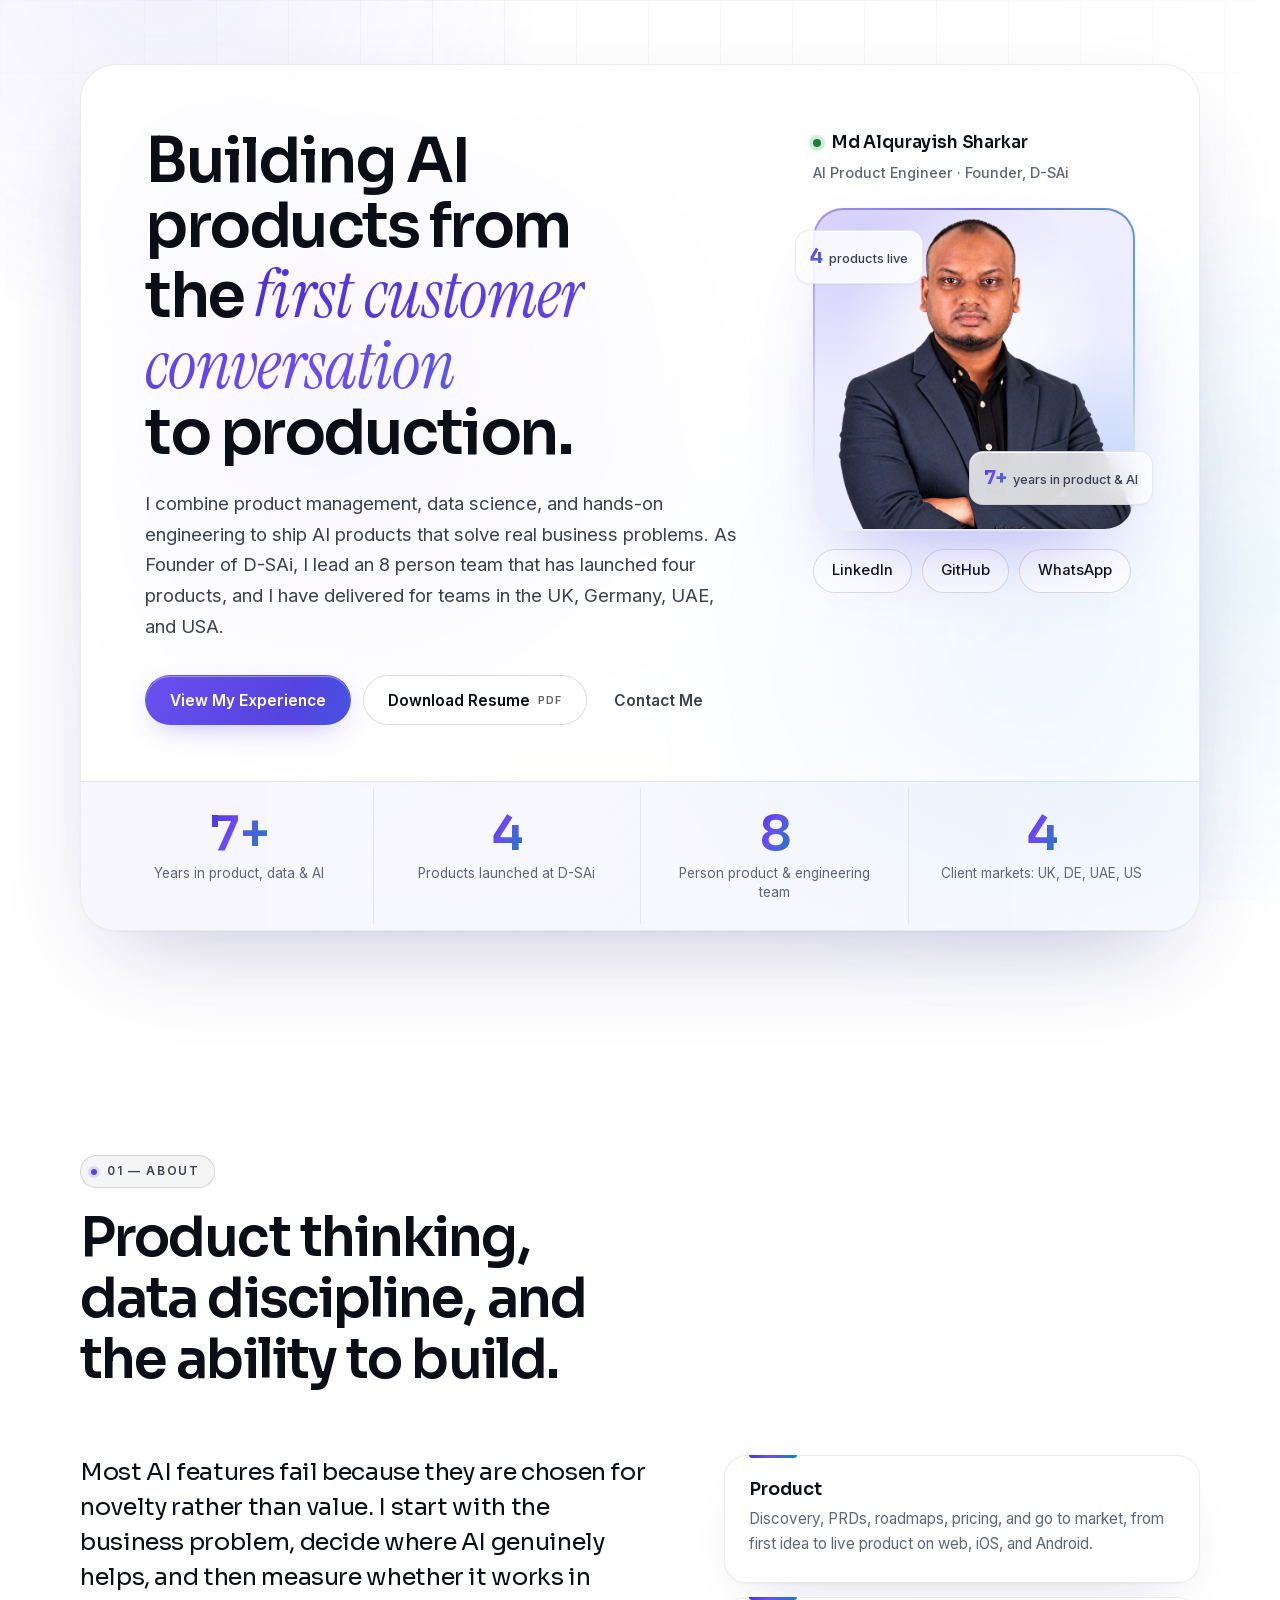
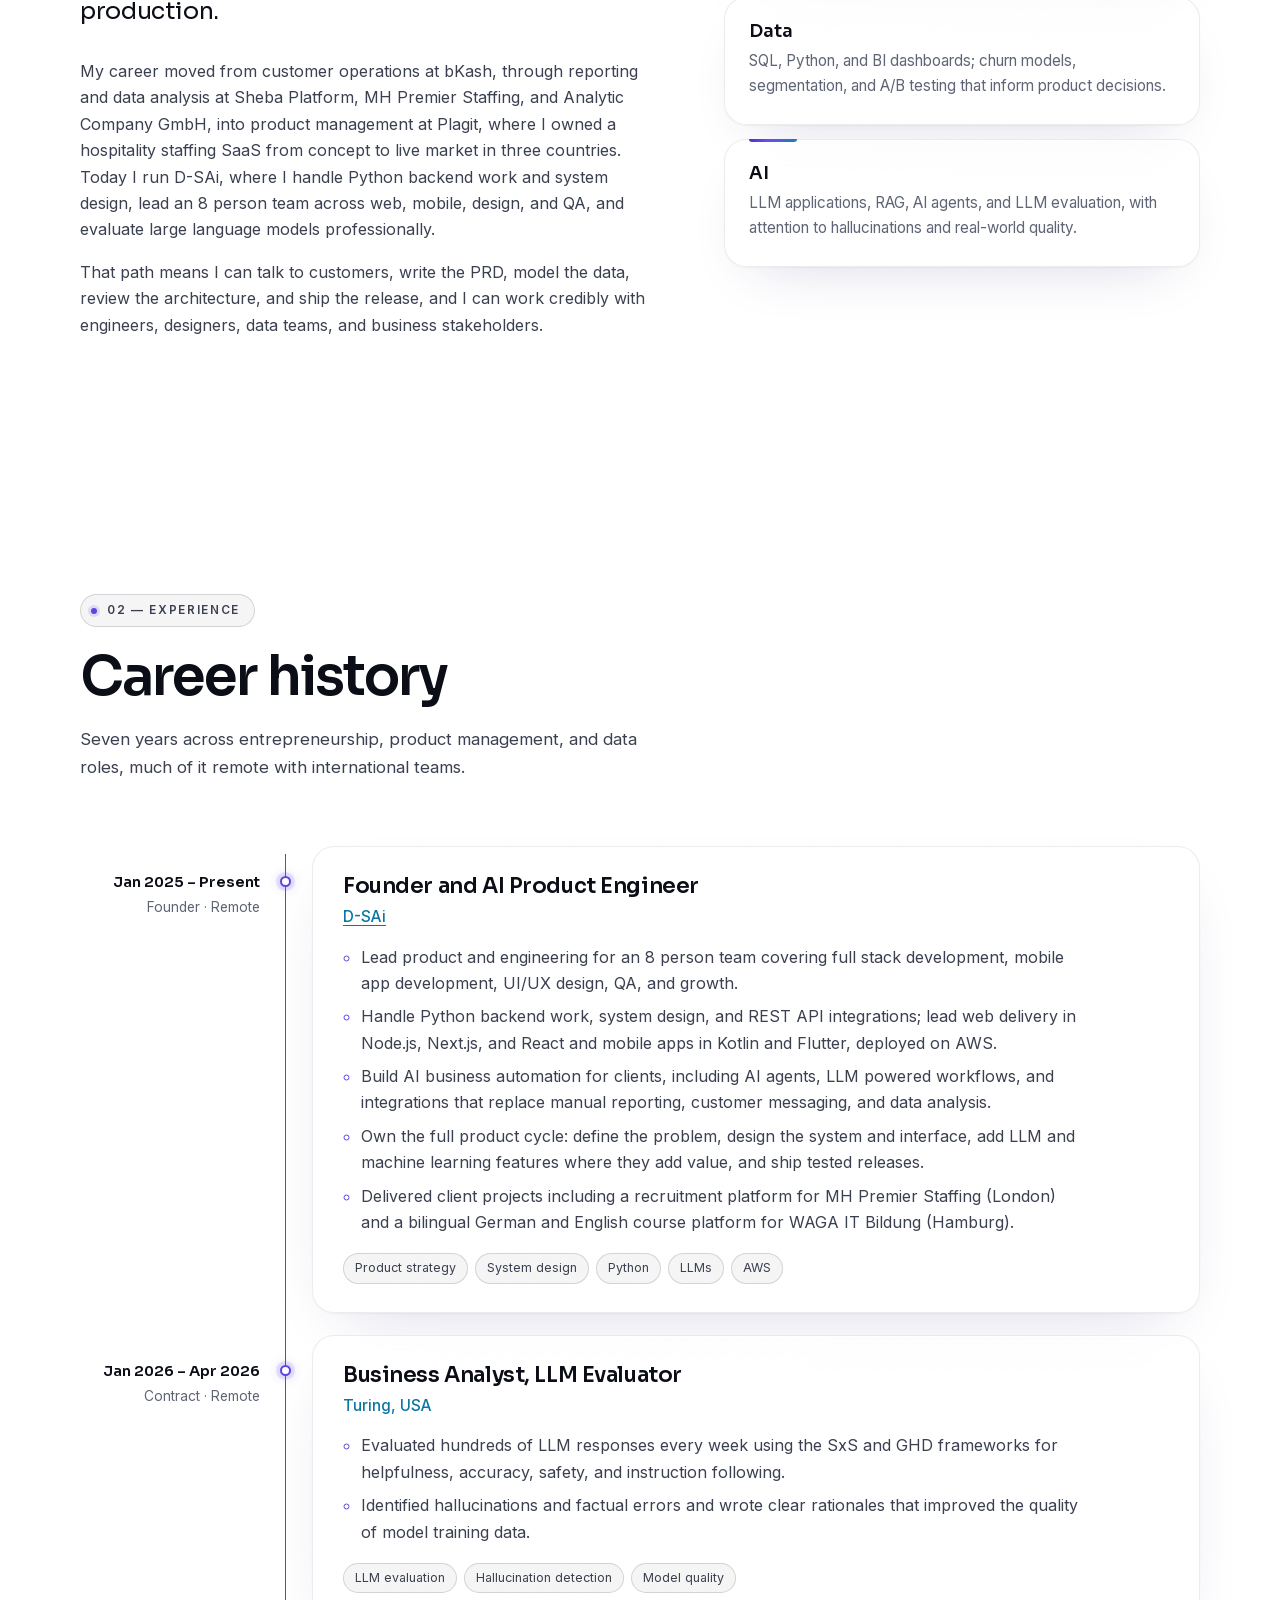
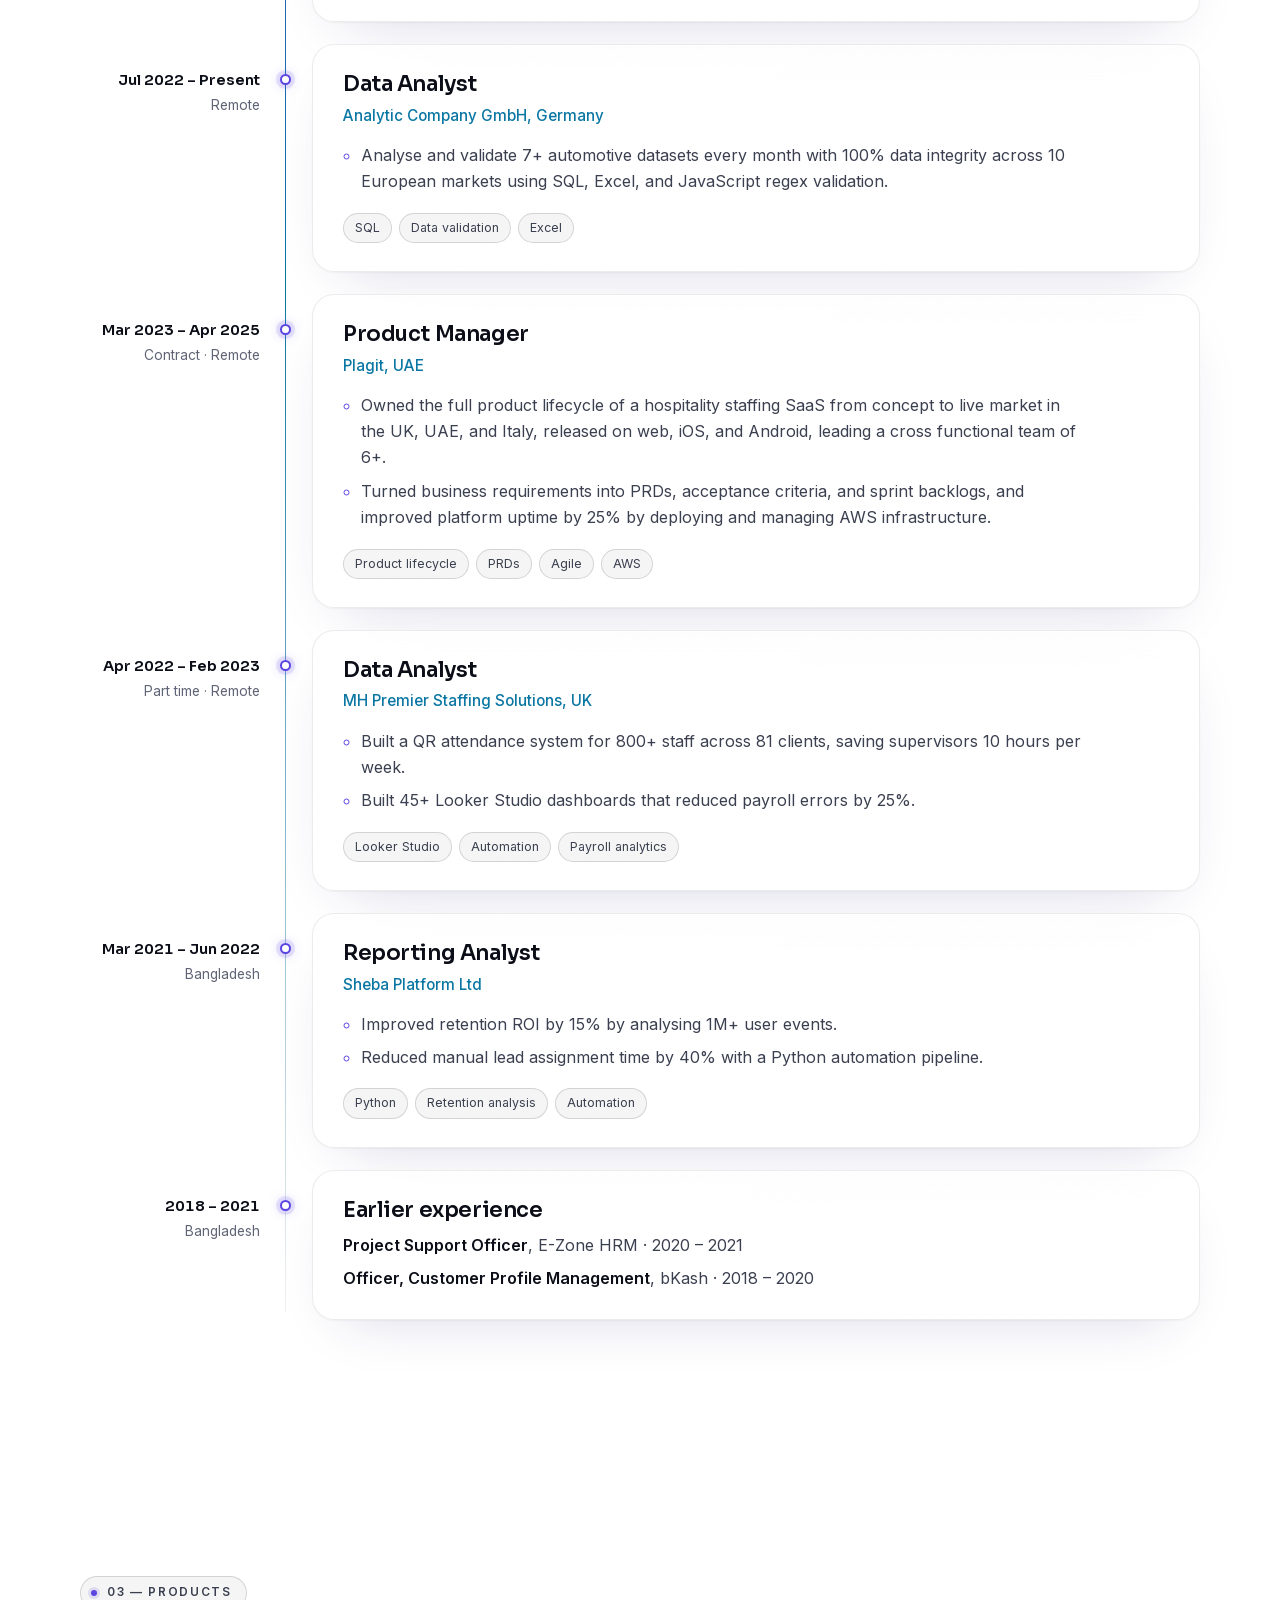
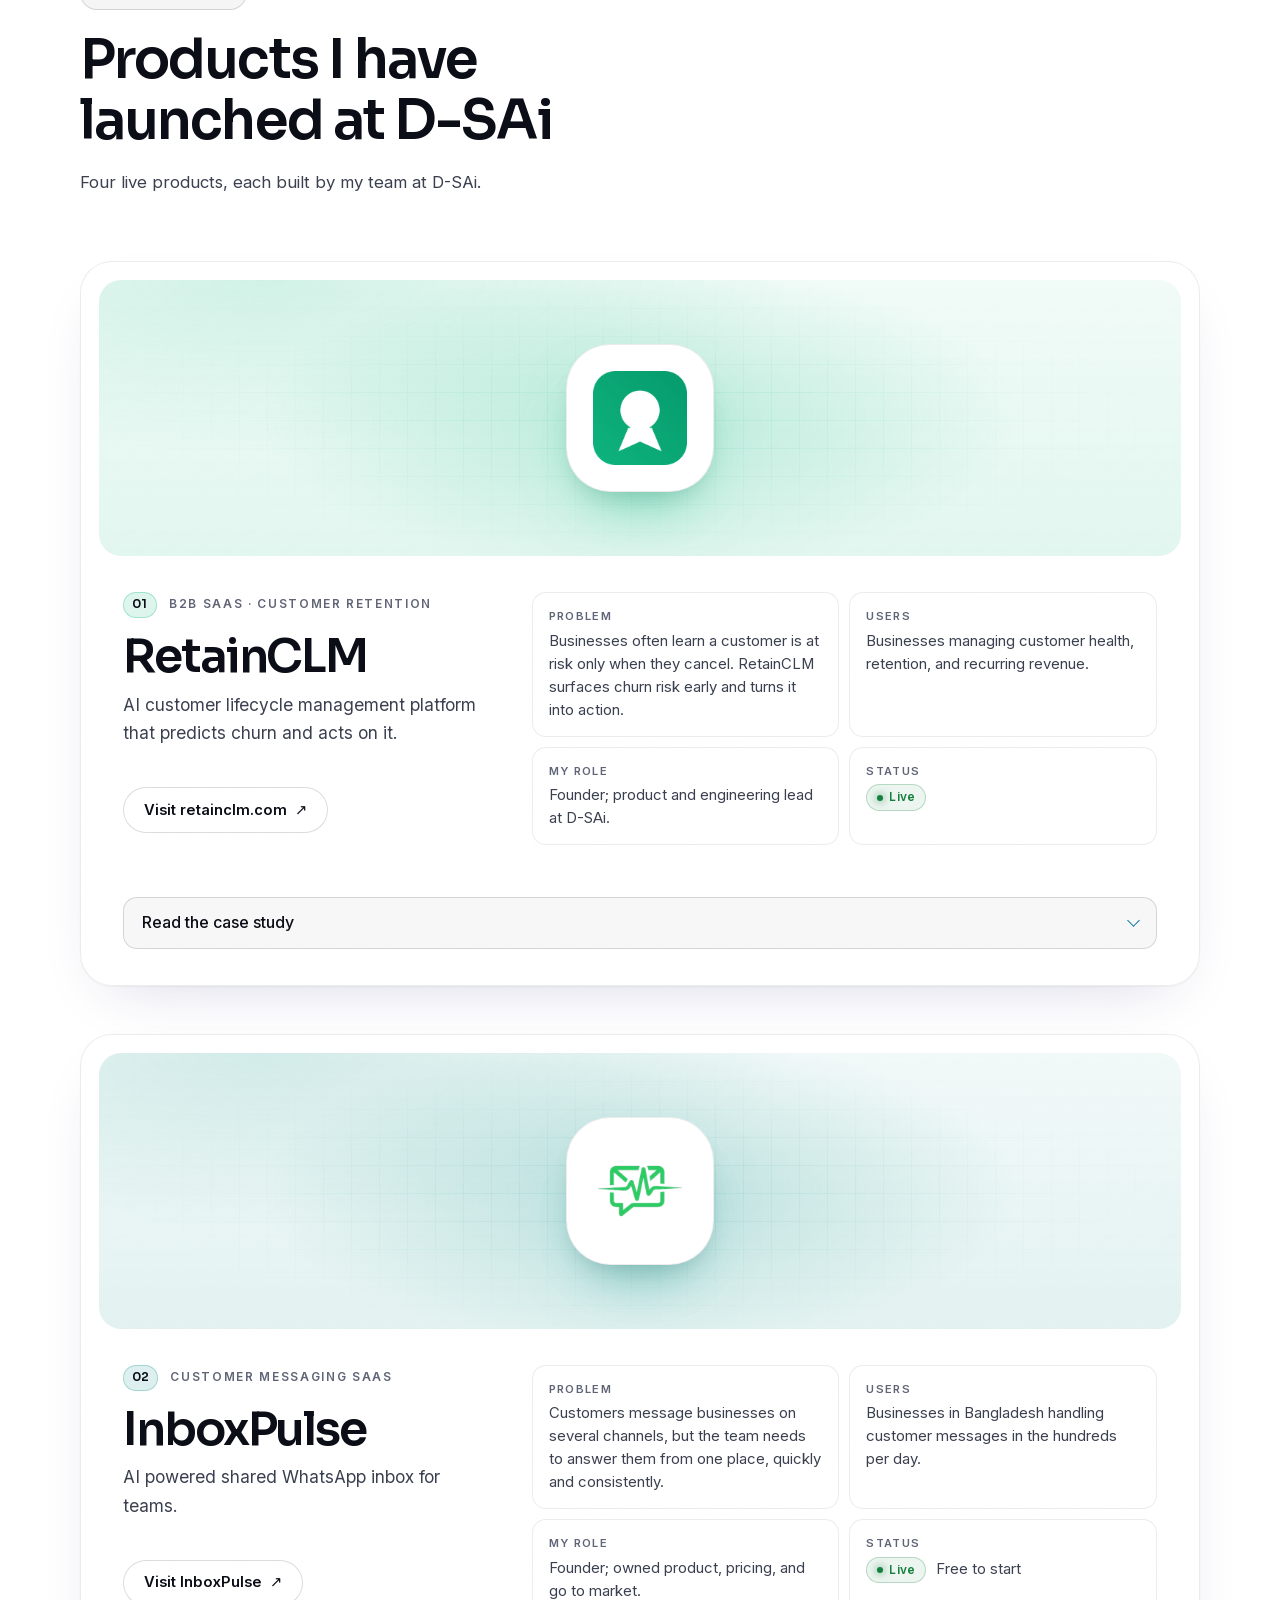
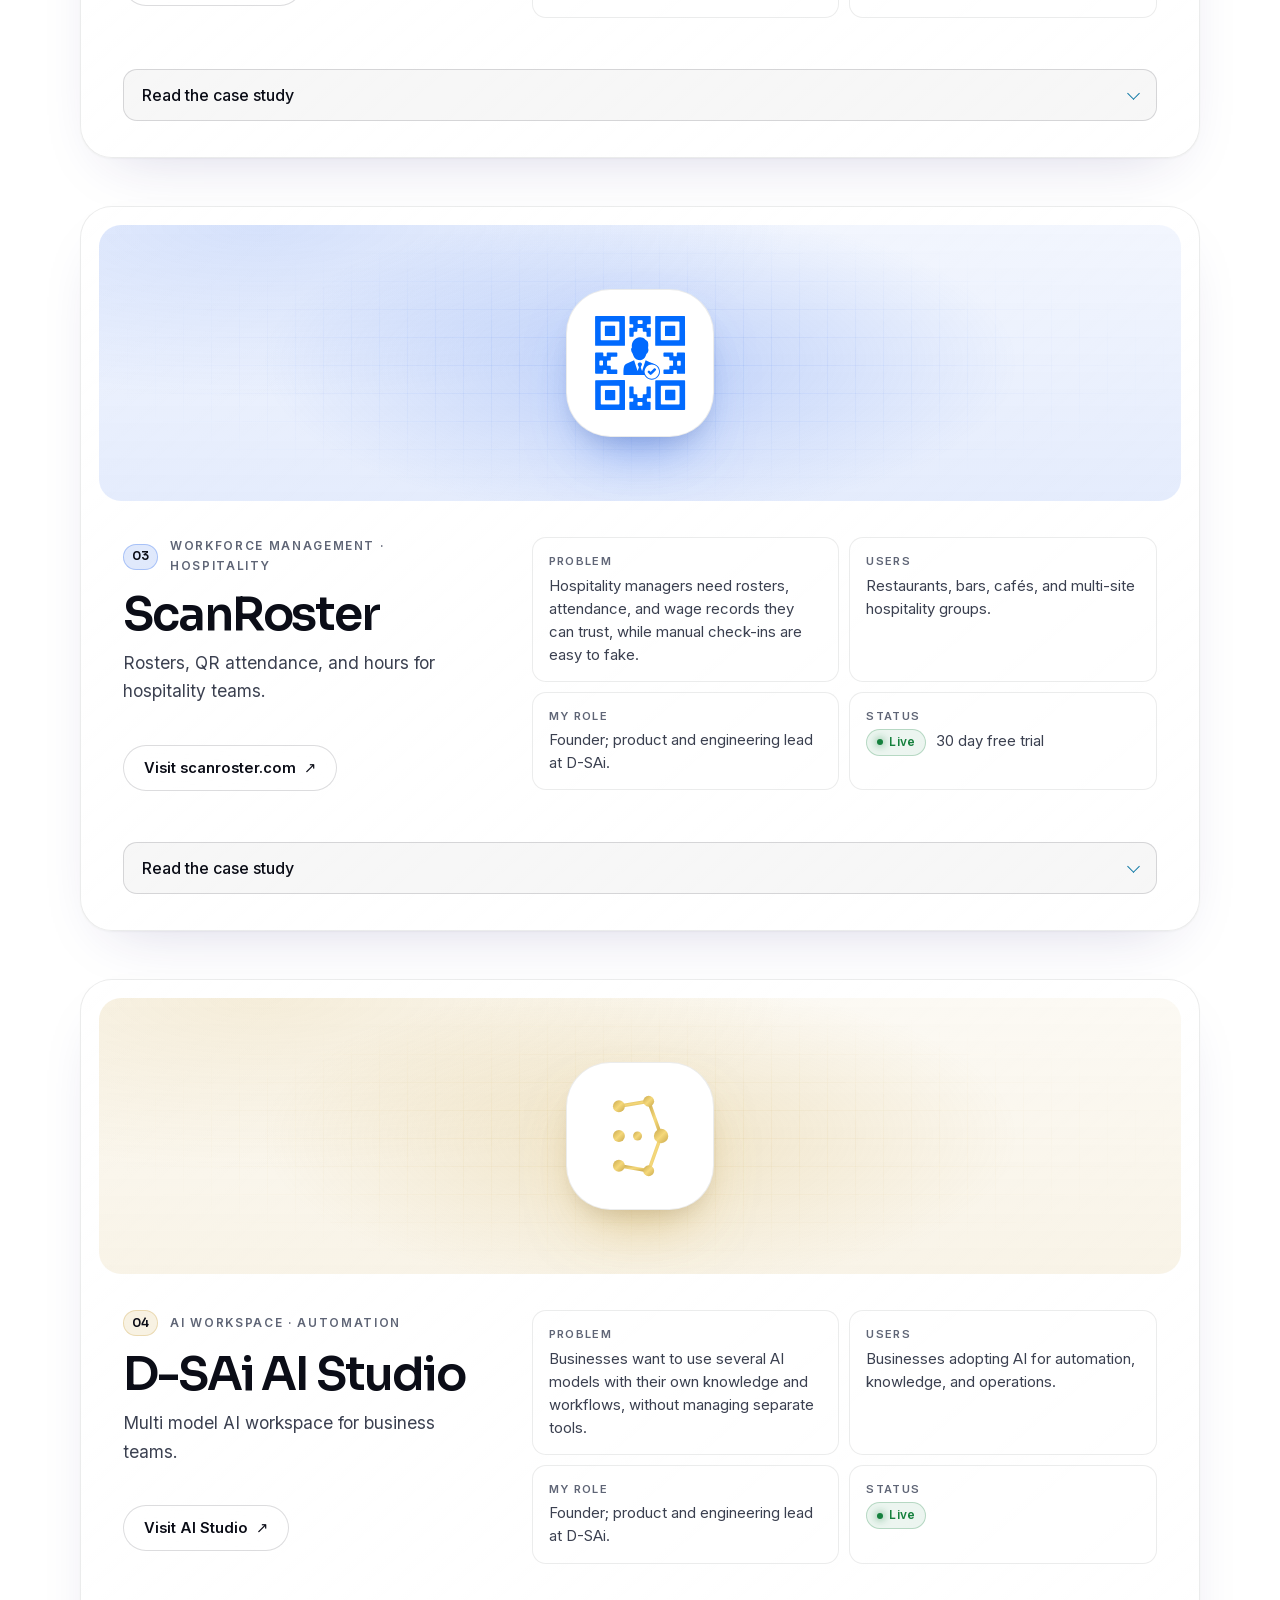
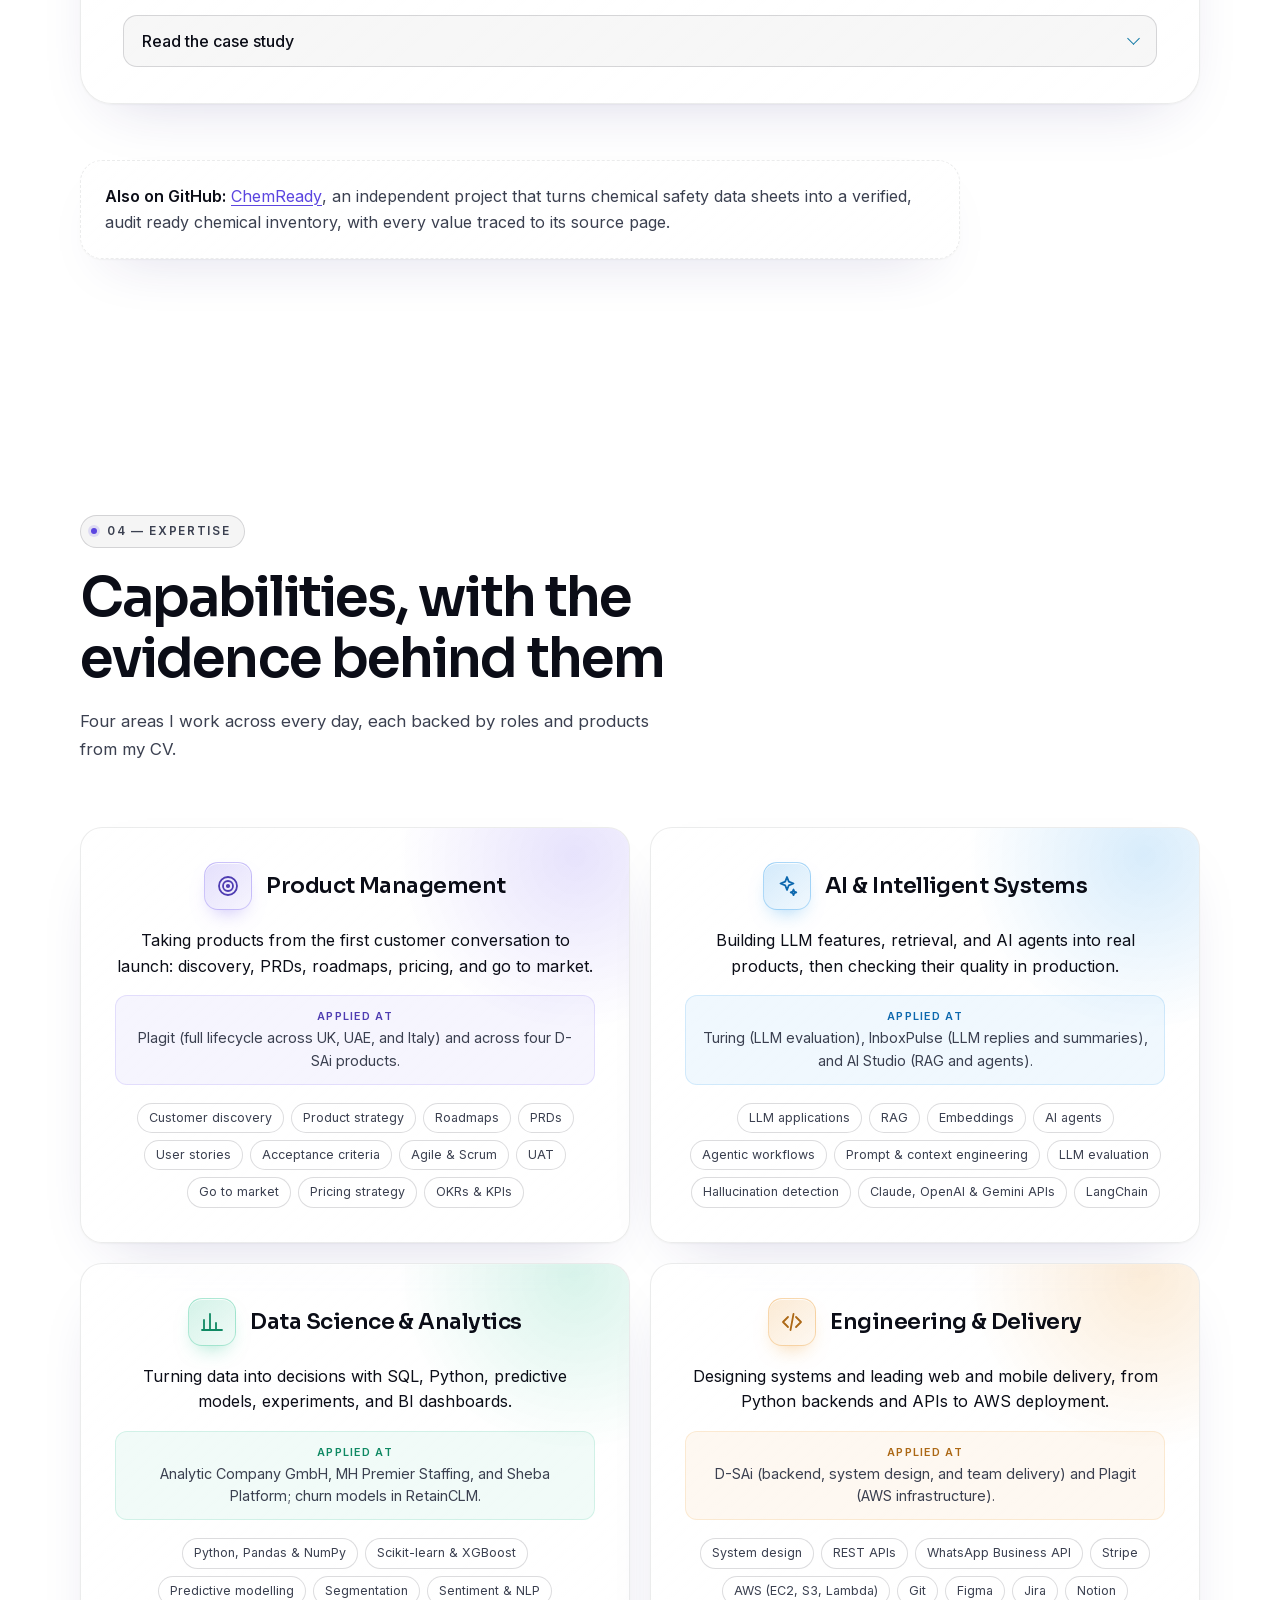
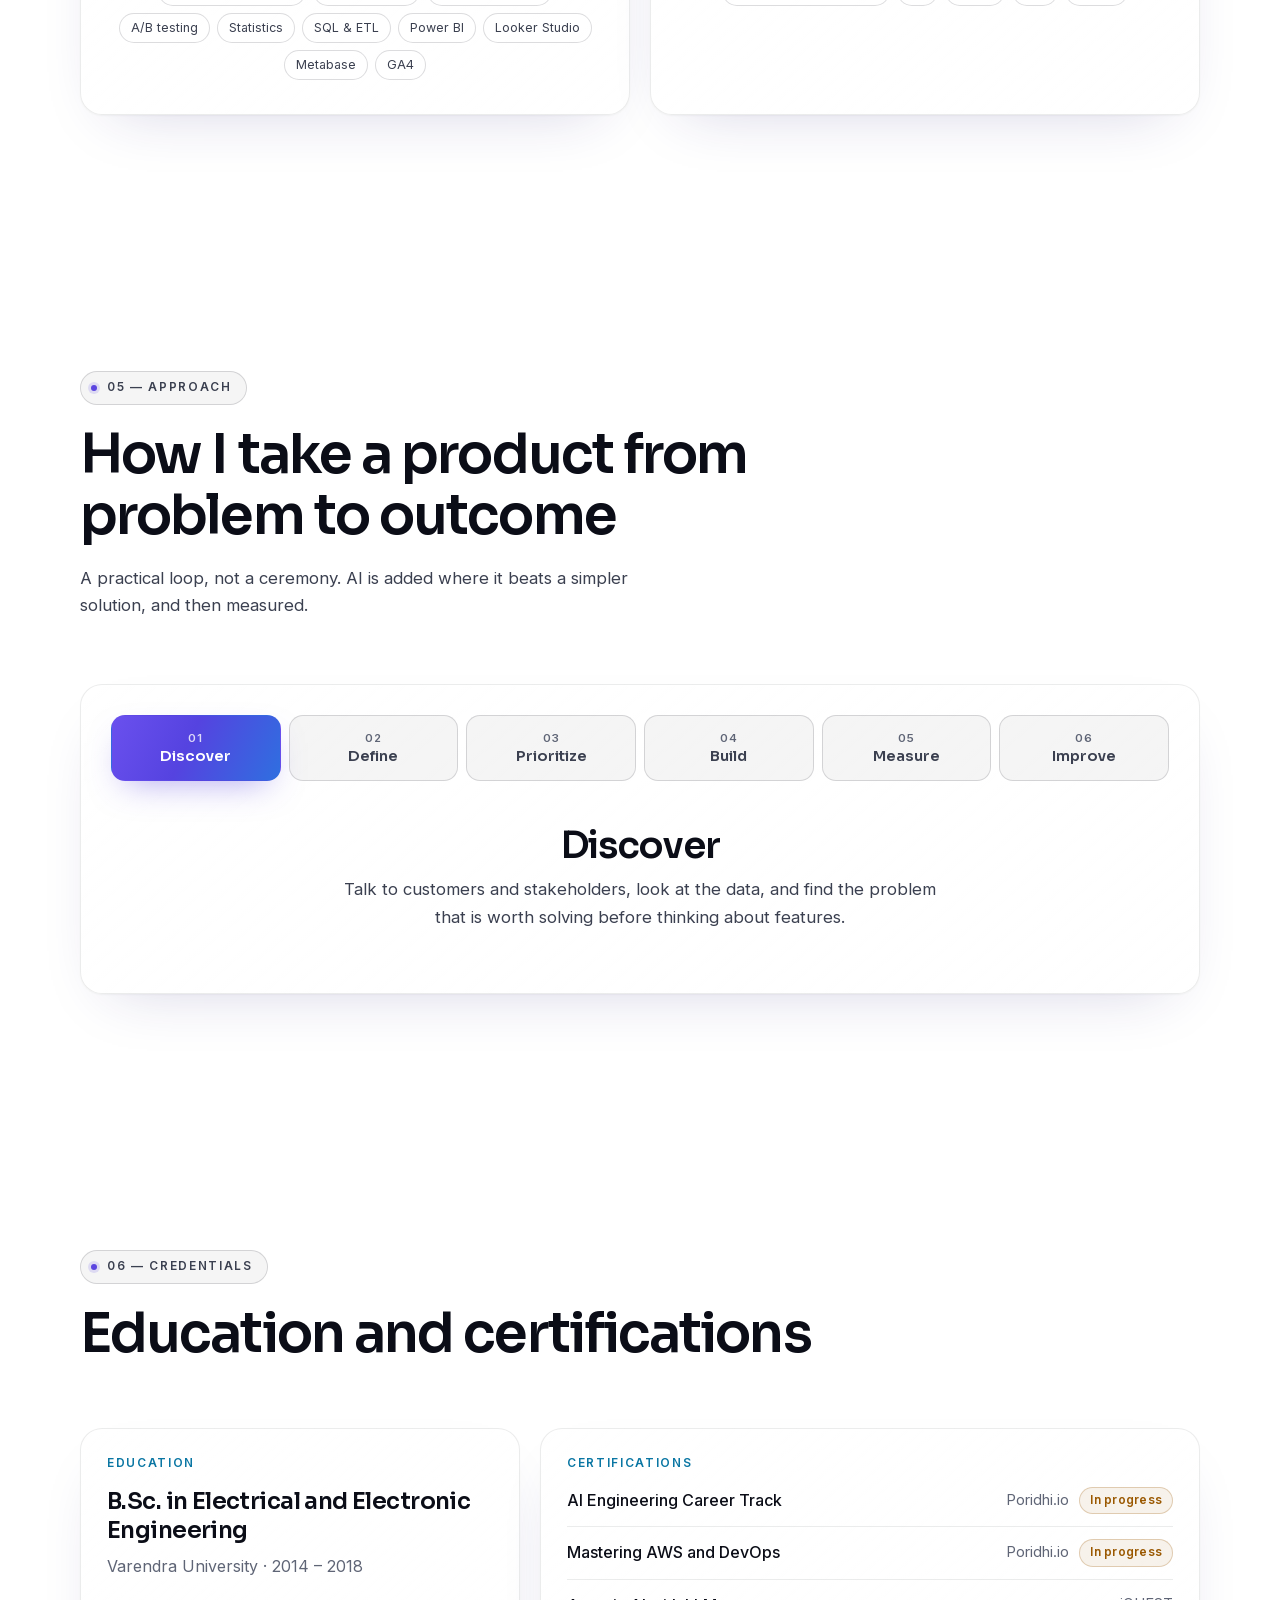
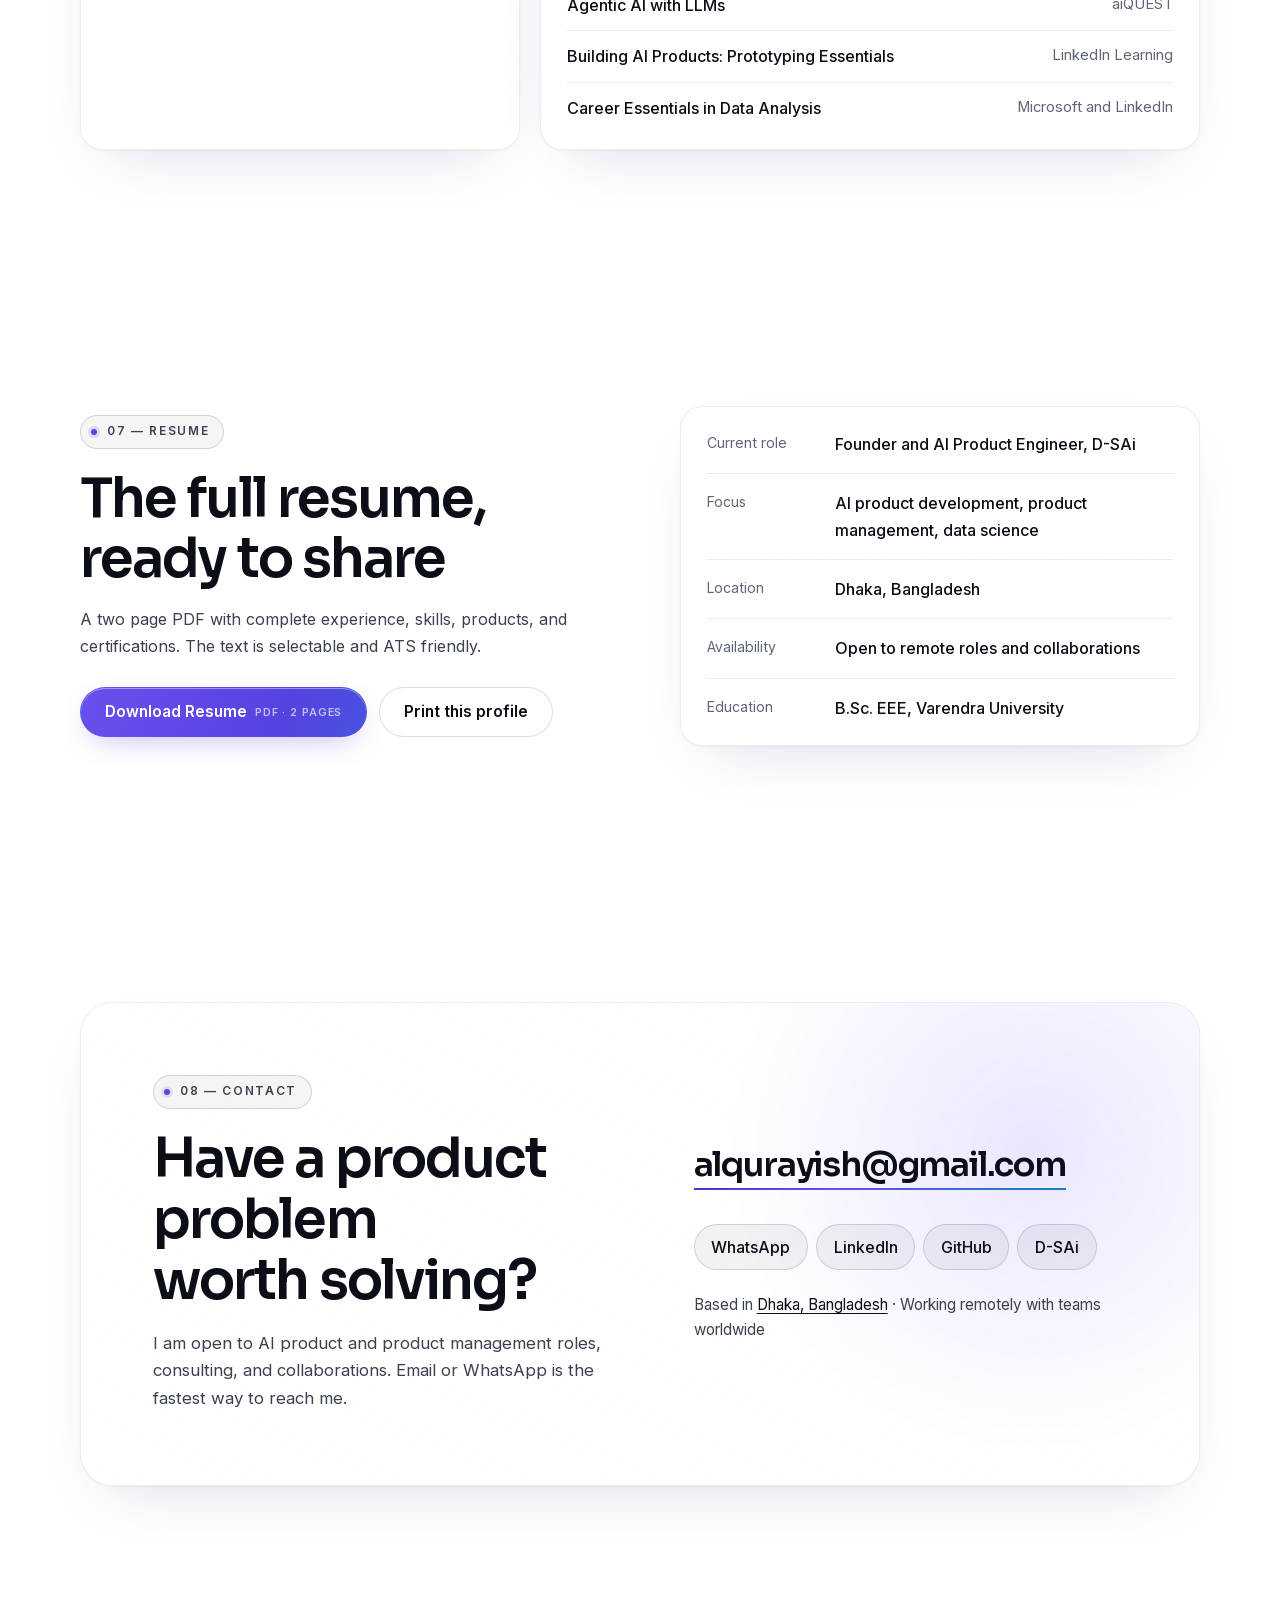
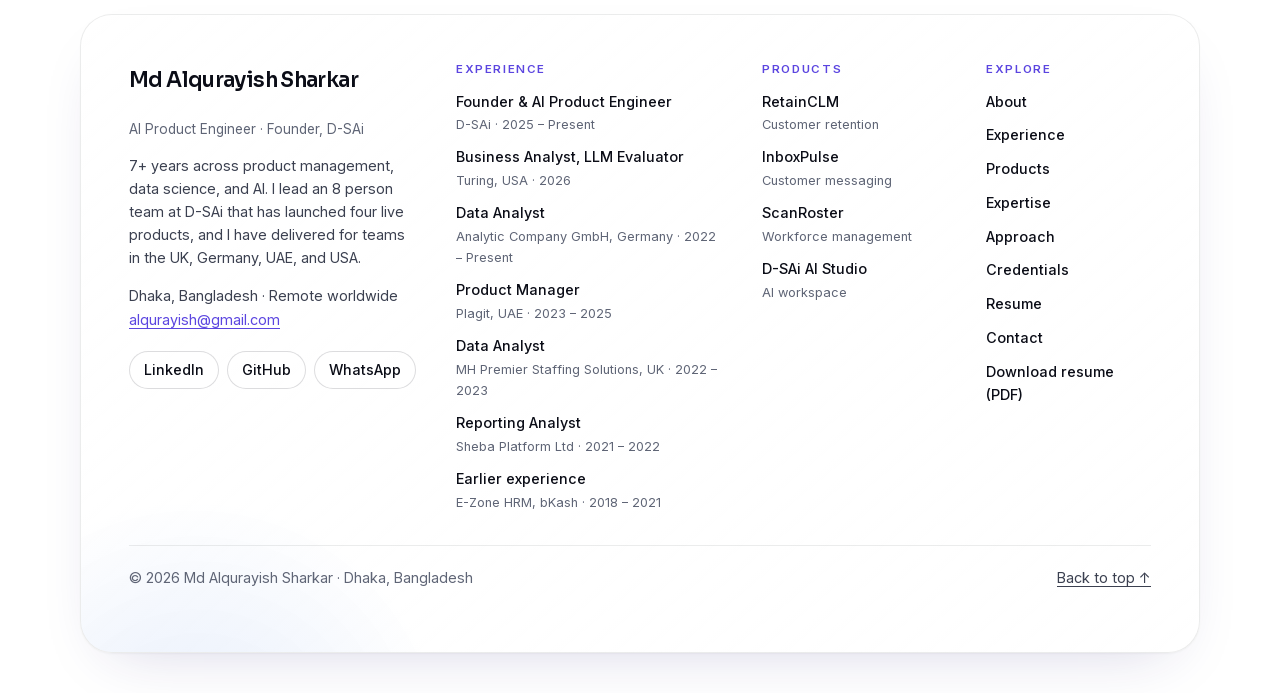
<file: index.html>
<!doctype html>
<html lang="en">
<head>
  <meta charset="utf-8">
  <meta name="viewport" content="width=device-width, initial-scale=1">
  <title>Md Alqurayish Sharkar | AI Product Engineer &amp; Product Manager</title>
  <meta name="description" content="Md Alqurayish Sharkar is an AI Product Engineer, Product Manager, and Founder of D-SAi in Dhaka, Bangladesh. 7+ years in product, data science, and LLM products like RetainCLM.">
  <meta name="keywords" content="Md Alqurayish Sharkar, Alqurayish Sharkar, Alqurayish, AI Product Engineer, AI Product Manager, Product Manager Bangladesh, Founder D-SAi, D-SAi, RetainCLM, InboxPulse, ScanRoster, D-SAi AI Studio, LLM applications, RAG, AI agents, LLM evaluation, data science, churn prediction, SaaS product management, Dhaka">
  <meta name="author" content="Md Alqurayish Sharkar">
  <meta name="robots" content="index, follow, max-image-preview:large, max-snippet:-1, max-video-preview:-1">
  <meta name="theme-color" content="#ffffff">
  <meta name="color-scheme" content="light">
  <meta http-equiv="Content-Security-Policy" content="default-src 'self'; script-src 'self' 'sha256-/x7W7R75k8Roq0WaVRQX9blP4OufE5xbAdzklGxsgpw=' https://www.clarity.ms https://*.clarity.ms; style-src 'self' 'unsafe-inline'; img-src 'self' data: https://*.clarity.ms https://c.bing.com; font-src 'self'; connect-src 'self' https://*.clarity.ms https://c.bing.com; manifest-src 'self'; object-src 'none'; base-uri 'self'; form-action 'self'; upgrade-insecure-requests">
  <meta name="referrer" content="strict-origin-when-cross-origin">
  <link rel="canonical" href="https://alqurayish.github.io/">
  <link rel="alternate" hreflang="en" href="https://alqurayish.github.io/">
  <link rel="alternate" hreflang="x-default" href="https://alqurayish.github.io/">

  <meta name="geo.region" content="BD-13">
  <meta name="geo.placename" content="Dhaka, Bangladesh">
  <meta name="geo.position" content="23.8103;90.4125">
  <meta name="ICBM" content="23.8103, 90.4125">

  <meta property="og:type" content="profile">
  <meta property="og:locale" content="en_US">
  <meta property="og:site_name" content="Md Alqurayish Sharkar">
  <meta property="og:title" content="Md Alqurayish Sharkar | AI Product Engineer &amp; Product Manager">
  <meta property="og:description" content="Building AI products from the first customer conversation to production. Founder of D-SAi; 7+ years in product, data, and AI.">
  <meta property="og:url" content="https://alqurayish.github.io/">
  <meta property="og:image" content="https://alqurayish.github.io/assets/img/og-image.png">
  <meta property="og:image:type" content="image/png">
  <meta property="og:image:width" content="1200">
  <meta property="og:image:height" content="630">
  <meta property="og:image:alt" content="Md Alqurayish Sharkar, AI Product Engineer and Founder of D-SAi">
  <meta property="profile:first_name" content="Md Alqurayish">
  <meta property="profile:last_name" content="Sharkar">
  <meta property="profile:username" content="alqurayish">
  <meta name="twitter:card" content="summary_large_image">
  <meta name="twitter:title" content="Md Alqurayish Sharkar | AI Product Engineer &amp; Product Manager">
  <meta name="twitter:description" content="Building AI products from the first customer conversation to production. Founder of D-SAi; 7+ years in product, data, and AI.">
  <meta name="twitter:image" content="https://alqurayish.github.io/assets/img/og-image.png">
  <meta name="twitter:image:alt" content="Md Alqurayish Sharkar, AI Product Engineer and Founder of D-SAi">

  <link rel="icon" href="favicon.ico" sizes="48x48">
  <link rel="icon" href="assets/img/favicon-32.png" type="image/png" sizes="32x32">
  <link rel="icon" href="assets/img/icon-192.png" type="image/png" sizes="192x192">
  <link rel="apple-touch-icon" href="assets/img/apple-touch-icon.png">
  <link rel="manifest" href="site.webmanifest">

  <link rel="preload" as="font" href="assets/fonts/Inter-normal.woff2" type="font/woff2" crossorigin>
  <link rel="preload" as="font" href="assets/fonts/Sora.woff2" type="font/woff2" crossorigin>
  <link rel="preload" as="font" href="assets/fonts/InstrumentSerif-italic.woff2" type="font/woff2" crossorigin>
  <link rel="preload" as="image" href="assets/img/portrait.webp" type="image/webp">
  <link rel="stylesheet" href="assets/css/style.css">
  <script src="assets/js/clarity.js" async></script>
  <script>document.documentElement.classList.add('js');</script>

  <script type="application/ld+json">
  {
    "@context": "https://schema.org",
    "@graph": [
      {
        "@type": "WebSite",
        "@id": "https://alqurayish.github.io/#website",
        "url": "https://alqurayish.github.io/",
        "name": "Md Alqurayish Sharkar",
        "inLanguage": "en",
        "publisher": { "@id": "https://alqurayish.github.io/#person" }
      },
      {
        "@type": "ProfilePage",
        "@id": "https://alqurayish.github.io/#profile",
        "url": "https://alqurayish.github.io/",
        "name": "Md Alqurayish Sharkar | AI Product Engineer & Product Manager",
        "isPartOf": { "@id": "https://alqurayish.github.io/#website" },
        "mainEntity": { "@id": "https://alqurayish.github.io/#person" },
        "dateModified": "2026-10-20",
        "inLanguage": "en"
      },
      {
        "@type": "Person",
        "@id": "https://alqurayish.github.io/#person",
        "name": "Md Alqurayish Sharkar",
        "alternateName": ["Alqurayish Sharkar", "Alqurayish"],
        "givenName": "Md Alqurayish",
        "familyName": "Sharkar",
        "url": "https://alqurayish.github.io/",
        "image": "https://alqurayish.github.io/assets/img/portrait.jpg",
        "email": "mailto:alqurayish@gmail.com",
        "jobTitle": ["AI Product Engineer", "Product Manager", "Founder"],
        "description": "AI Product Engineer, Product Manager, and Founder of D-SAi with 7+ years of experience in product management, data science, and AI product development. Builder of RetainCLM, InboxPulse, ScanRoster, and D-SAi AI Studio.",
        "worksFor": { "@id": "https://d-sai.com/#organization" },
        "founder": { "@id": "https://d-sai.com/#organization" },
        "alumniOf": { "@type": "CollegeOrUniversity", "name": "Varendra University" },
        "hasCredential": [
          { "@type": "EducationalOccupationalCredential", "credentialCategory": "degree", "name": "B.Sc. in Electrical and Electronic Engineering", "recognizedBy": { "@type": "CollegeOrUniversity", "name": "Varendra University" } },
          { "@type": "EducationalOccupationalCredential", "credentialCategory": "certificate", "name": "Agentic AI with LLMs", "recognizedBy": { "@type": "Organization", "name": "aiQUEST" } },
          { "@type": "EducationalOccupationalCredential", "credentialCategory": "certificate", "name": "Building AI Products: Prototyping Essentials", "recognizedBy": { "@type": "Organization", "name": "LinkedIn Learning" } },
          { "@type": "EducationalOccupationalCredential", "credentialCategory": "certificate", "name": "Career Essentials in Data Analysis", "recognizedBy": { "@type": "Organization", "name": "Microsoft and LinkedIn" } }
        ],
        "address": { "@type": "PostalAddress", "addressLocality": "Dhaka", "addressRegion": "Dhaka Division", "addressCountry": "BD" },
        "homeLocation": { "@type": "Place", "name": "Dhaka, Bangladesh", "geo": { "@type": "GeoCoordinates", "latitude": 23.8103, "longitude": 90.4125 }, "hasMap": "https://www.google.com/maps/place/Dhaka,+Bangladesh" },
        "workLocation": { "@type": "Place", "name": "Remote, worldwide" },
        "nationality": { "@type": "Country", "name": "Bangladesh" },
        "knowsLanguage": ["English", "Bengali"],
        "knowsAbout": ["AI product development", "Product management", "Product strategy", "Customer discovery", "Large language models", "LLM evaluation", "Retrieval augmented generation", "AI agents", "Prompt engineering", "Machine learning", "Data science", "Data analysis", "Churn prediction", "SaaS", "Python", "AWS"],
        "sameAs": [
          "https://www.linkedin.com/in/alqurayishsharkar/",
          "https://github.com/alqurayish"
        ]
      },
      {
        "@type": "Organization",
        "@id": "https://d-sai.com/#organization",
        "name": "D-SAi",
        "url": "https://d-sai.com",
        "address": { "@type": "PostalAddress", "addressLocality": "Dhaka", "addressCountry": "BD" },
        "areaServed": "Worldwide",
        "founder": { "@id": "https://alqurayish.github.io/#person" }
      },
      {
        "@type": "ItemList",
        "name": "Products launched by Md Alqurayish Sharkar at D-SAi",
        "itemListElement": [
          { "@type": "ListItem", "position": 1, "item": { "@type": "SoftwareApplication", "name": "RetainCLM", "url": "https://retainclm.com", "applicationCategory": "BusinessApplication", "description": "AI customer lifecycle management platform that predicts churn and acts on it.", "creator": { "@id": "https://alqurayish.github.io/#person" }, "publisher": { "@id": "https://d-sai.com/#organization" } } },
          { "@type": "ListItem", "position": 2, "item": { "@type": "SoftwareApplication", "name": "InboxPulse", "url": "https://inboxpulse.d-sai.com", "applicationCategory": "BusinessApplication", "description": "AI powered shared WhatsApp inbox for teams.", "creator": { "@id": "https://alqurayish.github.io/#person" }, "publisher": { "@id": "https://d-sai.com/#organization" } } },
          { "@type": "ListItem", "position": 3, "item": { "@type": "SoftwareApplication", "name": "ScanRoster", "url": "https://www.scanroster.com", "applicationCategory": "BusinessApplication", "description": "Rosters, QR attendance, and hours for hospitality teams.", "creator": { "@id": "https://alqurayish.github.io/#person" }, "publisher": { "@id": "https://d-sai.com/#organization" } } },
          { "@type": "ListItem", "position": 4, "item": { "@type": "SoftwareApplication", "name": "D-SAi AI Studio", "url": "https://aistudio.d-sai.com", "applicationCategory": "DeveloperApplication", "description": "Multi model AI workspace for business teams.", "creator": { "@id": "https://alqurayish.github.io/#person" }, "publisher": { "@id": "https://d-sai.com/#organization" } } }
        ]
      }
    ]
  }
  </script>
</head>
<body>
  <a class="skip-link" href="#main">Skip to content</a>

  <div class="backdrop" aria-hidden="true">
    <span class="orb orb-1"></span>
    <span class="orb orb-2"></span>
    <span class="orb orb-3"></span>
    <span class="grid-lines"></span>
  </div>

  <main id="main">
    <!-- HERO -->
    <section class="hero" id="top" aria-labelledby="hero-title">
      <div class="container hero-wrap">
      <div class="hero-card hero-grid">
        <p class="eyebrow hero-id" data-enter style="--d:0"><span class="hero-name">Md Alqurayish Sharkar</span> AI Product Engineer · Founder, D-SAi</p>

        <div class="hero-copy">
          <h1 id="hero-title" class="hero-title" data-enter style="--d:1">
            Building AI products from the <em>first customer conversation</em> to production.
          </h1>
          <p class="hero-lead" data-enter style="--d:2">
            I combine product management, data science, and hands-on engineering to ship AI products that solve real business problems.
            As Founder of D-SAi, I lead an 8 person team that has launched four products, and I have delivered for teams in the UK, Germany, UAE, and USA.
          </p>
          <div class="hero-actions" data-enter style="--d:3">
            <a class="btn btn-primary" href="#experience">View My Experience</a>
            <a class="btn btn-secondary" href="CV_of_Md_Alqurayish_Sharkar.pdf" download>Download Resume <span class="btn-note">PDF</span></a>
            <a class="btn btn-ghost" href="#contact">Contact Me</a>
          </div>
        </div>

        <figure class="hero-portrait" data-enter style="--d:2">
          <div class="portrait-frame">
          <picture>
            <source srcset="assets/img/portrait.webp" type="image/webp">
            <img src="assets/img/portrait.png" width="800" height="800" alt="Portrait of Md Alqurayish Sharkar in a navy blazer with arms crossed" fetchpriority="high">
          </picture>
          <span class="float-chip chip-a" aria-hidden="true"><b>4</b> products live</span>
          <span class="float-chip chip-b" aria-hidden="true"><b>7+</b> years in product &amp; AI</span>
          </div>
          <figcaption>
            <ul class="hero-links" role="list">
              <li><a href="https://www.linkedin.com/in/alqurayishsharkar/" rel="me noopener" target="_blank">LinkedIn<span class="visually-hidden"> (opens in a new tab)</span></a></li>
              <li><a href="https://github.com/alqurayish" rel="me noopener" target="_blank">GitHub<span class="visually-hidden"> (opens in a new tab)</span></a></li>
              <li><a href="https://wa.me/8801773058333" rel="noopener" target="_blank">WhatsApp<span class="visually-hidden"> (opens in a new tab)</span></a></li>
            </ul>
          </figcaption>
        </figure>

        <dl class="hero-stats" data-enter style="--d:5">
          <div><dt>Years in product, data &amp; AI</dt><dd data-count="7" data-suffix="+">7+</dd></div>
          <div><dt>Products launched at D-SAi</dt><dd data-count="4">4</dd></div>
          <div><dt>Person product &amp; engineering team</dt><dd data-count="8">8</dd></div>
          <div><dt>Client markets: UK, DE, UAE, US</dt><dd data-count="4">4</dd></div>
        </dl>
      </div>
      </div>
    </section>

    <!-- ABOUT -->
    <section class="section" id="about" aria-labelledby="about-title">
      <div class="container">
        <header class="section-head reveal">
          <p class="section-index">01 — About</p>
          <h2 id="about-title">Product thinking, data discipline, and the ability to build.</h2>
        </header>
        <div class="about-grid">
          <div class="about-text reveal">
            <p class="lead">
              Most AI features fail because they are chosen for novelty rather than value. I start with the business problem,
              decide where AI genuinely helps, and then measure whether it works in production.
            </p>
            <p>
              My career moved from customer operations at bKash, through reporting and data analysis at Sheba Platform,
              MH Premier Staffing, and Analytic Company GmbH, into product management at Plagit, where I owned a hospitality
              staffing SaaS from concept to live market in three countries. Today I run D-SAi, where I handle Python backend
              work and system design, lead an 8 person team across web, mobile, design, and QA, and evaluate large language
              models professionally.
            </p>
            <p>
              That path means I can talk to customers, write the PRD, model the data, review the architecture, and ship the
              release, and I can work credibly with engineers, designers, data teams, and business stakeholders.
            </p>
          </div>
          <ul class="pillars" role="list">
            <li class="pillar reveal">
              <h3>Product</h3>
              <p>Discovery, PRDs, roadmaps, pricing, and go to market, from first idea to live product on web, iOS, and Android.</p>
            </li>
            <li class="pillar reveal">
              <h3>Data</h3>
              <p>SQL, Python, and BI dashboards; churn models, segmentation, and A/B testing that inform product decisions.</p>
            </li>
            <li class="pillar reveal">
              <h3>AI</h3>
              <p>LLM applications, RAG, AI agents, and LLM evaluation, with attention to hallucinations and real-world quality.</p>
            </li>
          </ul>
        </div>
      </div>
    </section>

    <!-- EXPERIENCE -->
    <section class="section section-alt" id="experience" aria-labelledby="experience-title">
      <div class="container">
        <header class="section-head reveal">
          <p class="section-index">02 — Experience</p>
          <h2 id="experience-title">Career history</h2>
          <p class="section-intro">Seven years across entrepreneurship, product management, and data roles, much of it remote with international teams.</p>
        </header>

        <ol class="timeline" role="list">
          <li class="role reveal">
            <div class="role-meta">
              <p class="role-dates"><time datetime="2025-01">Jan 2025</time> – Present</p>
              <p class="role-type">Founder · Remote</p>
            </div>
            <div class="role-body">
              <h3>Founder and AI Product Engineer</h3>
              <p class="role-org"><a href="https://d-sai.com" target="_blank" rel="noopener">D-SAi<span class="visually-hidden"> (opens in a new tab)</span></a></p>
              <ul>
                <li>Lead product and engineering for an 8 person team covering full stack development, mobile app development, UI/UX design, QA, and growth.</li>
                <li>Handle Python backend work, system design, and REST API integrations; lead web delivery in Node.js, Next.js, and React and mobile apps in Kotlin and Flutter, deployed on AWS.</li>
                <li>Build AI business automation for clients, including AI agents, LLM powered workflows, and integrations that replace manual reporting, customer messaging, and data analysis.</li>
                <li>Own the full product cycle: define the problem, design the system and interface, add LLM and machine learning features where they add value, and ship tested releases.</li>
                <li>Delivered client projects including a recruitment platform for MH Premier Staffing (London) and a bilingual German and English course platform for WAGA IT Bildung (Hamburg).</li>
              </ul>
              <ul class="chips" role="list" aria-label="Methods and technologies">
                <li>Product strategy</li><li>System design</li><li>Python</li><li>LLMs</li><li>AWS</li>
              </ul>
            </div>
          </li>

          <li class="role reveal">
            <div class="role-meta">
              <p class="role-dates"><time datetime="2026-01">Jan 2026</time> – <time datetime="2026-04">Apr 2026</time></p>
              <p class="role-type">Contract · Remote</p>
            </div>
            <div class="role-body">
              <h3>Business Analyst, LLM Evaluator</h3>
              <p class="role-org">Turing, USA</p>
              <ul>
                <li>Evaluated hundreds of LLM responses every week using the SxS and GHD frameworks for helpfulness, accuracy, safety, and instruction following.</li>
                <li>Identified hallucinations and factual errors and wrote clear rationales that improved the quality of model training data.</li>
              </ul>
              <ul class="chips" role="list" aria-label="Methods and technologies">
                <li>LLM evaluation</li><li>Hallucination detection</li><li>Model quality</li>
              </ul>
            </div>
          </li>

          <li class="role reveal">
            <div class="role-meta">
              <p class="role-dates"><time datetime="2022-07">Jul 2022</time> – Present</p>
              <p class="role-type">Remote</p>
            </div>
            <div class="role-body">
              <h3>Data Analyst</h3>
              <p class="role-org">Analytic Company GmbH, Germany</p>
              <ul>
                <li>Analyse and validate 7+ automotive datasets every month with 100% data integrity across 10 European markets using SQL, Excel, and JavaScript regex validation.</li>
              </ul>
              <ul class="chips" role="list" aria-label="Methods and technologies">
                <li>SQL</li><li>Data validation</li><li>Excel</li>
              </ul>
            </div>
          </li>

          <li class="role reveal">
            <div class="role-meta">
              <p class="role-dates"><time datetime="2023-03">Mar 2023</time> – <time datetime="2025-04">Apr 2025</time></p>
              <p class="role-type">Contract · Remote</p>
            </div>
            <div class="role-body">
              <h3>Product Manager</h3>
              <p class="role-org">Plagit, UAE</p>
              <ul>
                <li>Owned the full product lifecycle of a hospitality staffing SaaS from concept to live market in the UK, UAE, and Italy, released on web, iOS, and Android, leading a cross functional team of 6+.</li>
                <li>Turned business requirements into PRDs, acceptance criteria, and sprint backlogs, and improved platform uptime by 25% by deploying and managing AWS infrastructure.</li>
              </ul>
              <ul class="chips" role="list" aria-label="Methods and technologies">
                <li>Product lifecycle</li><li>PRDs</li><li>Agile</li><li>AWS</li>
              </ul>
            </div>
          </li>

          <li class="role reveal">
            <div class="role-meta">
              <p class="role-dates"><time datetime="2022-04">Apr 2022</time> – <time datetime="2023-02">Feb 2023</time></p>
              <p class="role-type">Part time · Remote</p>
            </div>
            <div class="role-body">
              <h3>Data Analyst</h3>
              <p class="role-org">MH Premier Staffing Solutions, UK</p>
              <ul>
                <li>Built a QR attendance system for 800+ staff across 81 clients, saving supervisors 10 hours per week.</li>
                <li>Built 45+ Looker Studio dashboards that reduced payroll errors by 25%.</li>
              </ul>
              <ul class="chips" role="list" aria-label="Methods and technologies">
                <li>Looker Studio</li><li>Automation</li><li>Payroll analytics</li>
              </ul>
            </div>
          </li>

          <li class="role reveal">
            <div class="role-meta">
              <p class="role-dates"><time datetime="2021-03">Mar 2021</time> – <time datetime="2022-06">Jun 2022</time></p>
              <p class="role-type">Bangladesh</p>
            </div>
            <div class="role-body">
              <h3>Reporting Analyst</h3>
              <p class="role-org">Sheba Platform Ltd</p>
              <ul>
                <li>Improved retention ROI by 15% by analysing 1M+ user events.</li>
                <li>Reduced manual lead assignment time by 40% with a Python automation pipeline.</li>
              </ul>
              <ul class="chips" role="list" aria-label="Methods and technologies">
                <li>Python</li><li>Retention analysis</li><li>Automation</li>
              </ul>
            </div>
          </li>

          <li class="role role-earlier reveal">
            <div class="role-meta">
              <p class="role-dates"><time datetime="2018">2018</time> – <time datetime="2021">2021</time></p>
              <p class="role-type">Bangladesh</p>
            </div>
            <div class="role-body">
              <h3>Earlier experience</h3>
              <ul class="plain-list">
                <li><strong>Project Support Officer</strong>, E-Zone HRM · 2020 – 2021</li>
                <li><strong>Officer, Customer Profile Management</strong>, bKash · 2018 – 2020</li>
              </ul>
            </div>
          </li>
        </ol>
      </div>
    </section>

    <!-- PRODUCTS -->
    <section class="section" id="products" aria-labelledby="products-title">
      <div class="container">
        <header class="section-head reveal">
          <p class="section-index">03 — Products</p>
          <h2 id="products-title">Products I have launched at D-SAi</h2>
          <p class="section-intro">Four live products, each built by my team at D-SAi.</p>
        </header>

        <div class="products">
          <!-- RetainCLM -->
          <article class="product reveal" aria-labelledby="p-retainclm" style="--tint: 16 185 129">
            <a class="product-shot" href="https://retainclm.com" target="_blank" rel="noopener" tabindex="-1">
              <span class="logo-tile">
                <img src="assets/img/logo-retainclm.png" width="256" height="256" loading="lazy" decoding="async" alt="RetainCLM logo">
              </span>
            </a>
            <div class="product-body">
              <div class="product-intro">
                <p class="product-cat"><span class="product-index">01</span>B2B SaaS · Customer retention</p>
                <h3 id="p-retainclm">RetainCLM</h3>
                <p class="product-tagline">AI customer lifecycle management platform that predicts churn and acts on it.</p>
                <a class="btn btn-secondary btn-visit" href="https://retainclm.com" target="_blank" rel="noopener">Visit retainclm.com<span class="visually-hidden"> (opens in a new tab)</span></a>
              </div>
              <div class="product-detail">
              <dl class="product-facts">
                <div><dt>Problem</dt><dd>Businesses often learn a customer is at risk only when they cancel. RetainCLM surfaces churn risk early and turns it into action.</dd></div>
                <div><dt>Users</dt><dd>Businesses managing customer health, retention, and recurring revenue.</dd></div>
                <div><dt>My role</dt><dd>Founder; product and engineering lead at D-SAi.</dd></div>
                <div><dt>Status</dt><dd><span class="badge badge-live">Live</span></dd></div>
              </dl>
              </div>
              <details class="case">
                <summary>Read the case study</summary>
                <div class="case-body">
                  <h4>What was built</h4>
                  <ul>
                    <li>Machine learning models that score churn risk from behaviour, usage, and engagement data, shown as a live customer health score.</li>
                    <li>AI Playbooks and a Win Back Engine that start retention campaigns automatically based on risk level and customer segment.</li>
                    <li>Cohort, funnel, and retention analytics, plus MRR, LTV, and NRR dashboards with 21 visualisation types.</li>
                  </ul>
                  <h4>Key product decisions</h4>
                  <ul>
                    <li>Condense many signals into one health score that a customer success team can act on quickly.</li>
                    <li>Build A/B testing into the Win Back Engine so retention offers are validated rather than assumed.</li>
                    <li>Secure the workspace with email verification and two factor authentication from the start.</li>
                  </ul>
                  <h4>Technical approach</h4>
                  <p>Predictive modelling and customer segmentation feeding an automated campaign engine and an analytics layer.</p>
                </div>
              </details>
            </div>
          </article>

          <!-- InboxPulse -->
          <article class="product reveal" aria-labelledby="p-inboxpulse" style="--tint: 20 150 140">
            <a class="product-shot" href="https://inboxpulse.d-sai.com" target="_blank" rel="noopener" tabindex="-1">
              <span class="logo-tile">
                <img src="assets/img/logo-inboxpulse.png" width="256" height="256" loading="lazy" decoding="async" alt="InboxPulse logo">
              </span>
            </a>
            <div class="product-body">
              <div class="product-intro">
                <p class="product-cat"><span class="product-index">02</span>Customer messaging SaaS</p>
                <h3 id="p-inboxpulse">InboxPulse</h3>
                <p class="product-tagline">AI powered shared WhatsApp inbox for teams.</p>
                <a class="btn btn-secondary btn-visit" href="https://inboxpulse.d-sai.com" target="_blank" rel="noopener">Visit InboxPulse<span class="visually-hidden"> (opens in a new tab)</span></a>
              </div>
              <div class="product-detail">
              <dl class="product-facts">
                <div><dt>Problem</dt><dd>Customers message businesses on several channels, but the team needs to answer them from one place, quickly and consistently.</dd></div>
                <div><dt>Users</dt><dd>Businesses in Bangladesh handling customer messages in the hundreds per day.</dd></div>
                <div><dt>My role</dt><dd>Founder; owned product, pricing, and go to market.</dd></div>
                <div><dt>Status</dt><dd><span class="badge badge-live">Live</span> Free to start</dd></div>
              </dl>
              </div>
              <details class="case">
                <summary>Read the case study</summary>
                <div class="case-body">
                  <h4>What was built</h4>
                  <ul>
                    <li>A multi agent team inbox on the Meta WhatsApp Business API with LLM generated reply suggestions, three drafts per message, and one click AI conversation summaries.</li>
                    <li>AI sentiment detection that flags angry or urgent customers, plus smart assignment, canned replies, broadcasts, and a live analytics dashboard.</li>
                  </ul>
                  <h4>Key product decisions</h4>
                  <ul>
                    <li>Offer three AI drafts rather than one, keeping the agent in control of what is sent.</li>
                    <li>A freemium model with four plans and AI usage limits by plan, so AI cost scales with revenue.</li>
                    <li>Local bKash payments, matching how small businesses in Bangladesh actually pay.</li>
                  </ul>
                  <h4>Technical approach</h4>
                  <p>Meta WhatsApp Business API integration with LLM features for drafting, summarising, and sentiment; the public site also lists Messenger, Instagram, and website chat.</p>
                </div>
              </details>
            </div>
          </article>

          <!-- ScanRoster -->
          <article class="product reveal" aria-labelledby="p-scanroster" style="--tint: 37 99 235">
            <a class="product-shot" href="https://www.scanroster.com" target="_blank" rel="noopener" tabindex="-1">
              <span class="logo-tile">
                <img src="assets/img/logo-scanroster.svg" width="256" height="256" loading="lazy" decoding="async" alt="ScanRoster logo">
              </span>
            </a>
            <div class="product-body">
              <div class="product-intro">
                <p class="product-cat"><span class="product-index">03</span>Workforce management · Hospitality</p>
                <h3 id="p-scanroster">ScanRoster</h3>
                <p class="product-tagline">Rosters, QR attendance, and hours for hospitality teams.</p>
                <a class="btn btn-secondary btn-visit" href="https://www.scanroster.com" target="_blank" rel="noopener">Visit scanroster.com<span class="visually-hidden"> (opens in a new tab)</span></a>
              </div>
              <div class="product-detail">
              <dl class="product-facts">
                <div><dt>Problem</dt><dd>Hospitality managers need rosters, attendance, and wage records they can trust, while manual check-ins are easy to fake.</dd></div>
                <div><dt>Users</dt><dd>Restaurants, bars, cafés, and multi-site hospitality groups.</dd></div>
                <div><dt>My role</dt><dd>Founder; product and engineering lead at D-SAi.</dd></div>
                <div><dt>Status</dt><dd><span class="badge badge-live">Live</span> 30 day free trial</dd></div>
              </dl>
              </div>
              <details class="case">
                <summary>Read the case study</summary>
                <div class="case-body">
                  <h4>What was built</h4>
                  <ul>
                    <li>Fraud proof attendance: a rotating QR code, a geofence check, and a registered device must all match before a check-in is accepted, with every rejection logged.</li>
                    <li>An automatic shift cover engine that ranks available staff by skills, certifications, legal rest time, overtime limits, travel time, and past acceptance, then offers the shift in order.</li>
                    <li>Multi country payroll and compliance, including UAE WPS salary files and UK Working Time Regulations checks, a six language interface with Arabic support, and Stripe billing.</li>
                  </ul>
                  <h4>Key product decisions</h4>
                  <ul>
                    <li>Require three independent signals for a check-in, trading a little friction for attendance data payroll can rely on.</li>
                    <li>Encode labour rules into shift cover so managers do not have to check compliance by hand.</li>
                  </ul>
                  <h4>Related experience</h4>
                  <p>Earlier, at MH Premier Staffing, I built a QR attendance system for 800+ staff across 81 clients.</p>
                </div>
              </details>
            </div>
          </article>

          <!-- AI Studio -->
          <article class="product reveal" aria-labelledby="p-aistudio" style="--tint: 202 160 60">
            <a class="product-shot" href="https://aistudio.d-sai.com" target="_blank" rel="noopener" tabindex="-1">
              <span class="logo-tile">
                <img src="assets/img/logo-aistudio.svg" width="256" height="256" loading="lazy" decoding="async" alt="D-SAi AI Studio logo">
              </span>
            </a>
            <div class="product-body">
              <div class="product-intro">
                <p class="product-cat"><span class="product-index">04</span>AI workspace · Automation</p>
                <h3 id="p-aistudio">D-SAi AI Studio</h3>
                <p class="product-tagline">Multi model AI workspace for business teams.</p>
                <a class="btn btn-secondary btn-visit" href="https://aistudio.d-sai.com" target="_blank" rel="noopener">Visit AI Studio<span class="visually-hidden"> (opens in a new tab)</span></a>
              </div>
              <div class="product-detail">
              <dl class="product-facts">
                <div><dt>Problem</dt><dd>Businesses want to use several AI models with their own knowledge and workflows, without managing separate tools.</dd></div>
                <div><dt>Users</dt><dd>Businesses adopting AI for automation, knowledge, and operations.</dd></div>
                <div><dt>My role</dt><dd>Founder; product and engineering lead at D-SAi.</dd></div>
                <div><dt>Status</dt><dd><span class="badge badge-live">Live</span></dd></div>
              </dl>
              </div>
              <details class="case">
                <summary>Read the case study</summary>
                <div class="case-body">
                  <h4>What was built</h4>
                  <ul>
                    <li>One workspace that brings together Claude, GPT-4o, Gemini, and Llama.</li>
                    <li>Retrieval augmented generation (RAG) answers from private business knowledge.</li>
                    <li>AI agents, workflow automation, and AI usage monitoring.</li>
                  </ul>
                  <h4>Key product decisions</h4>
                  <ul>
                    <li>Stay model agnostic so each task can use the model that suits it best.</li>
                    <li>Make AI usage visible through monitoring, so cost and adoption can be managed.</li>
                  </ul>
                </div>
              </details>
            </div>
          </article>
        </div>

        <aside class="also reveal" aria-label="Other work">
          <p><strong>Also on GitHub:</strong> <a href="https://github.com/alqurayish/chemready" target="_blank" rel="noopener">ChemReady<span class="visually-hidden"> (opens in a new tab)</span></a>, an independent project that turns chemical safety data sheets into a verified, audit ready chemical inventory, with every value traced to its source page.</p>
        </aside>
      </div>
    </section>

    <!-- EXPERTISE -->
    <section class="section section-alt" id="expertise" aria-labelledby="expertise-title">
      <div class="container">
        <header class="section-head reveal">
          <p class="section-index">04 — Expertise</p>
          <h2 id="expertise-title">Capabilities, with the evidence behind them</h2>
          <p class="section-intro">Four areas I work across every day, each backed by roles and products from my CV.</p>
        </header>
        <div class="expertise">
          <article class="skill-card reveal" style="--tint: 106 80 238">
            <div class="skill-head">
              <span class="skill-icon" aria-hidden="true">
                <svg viewBox="0 0 24 24" fill="none" stroke="currentColor" stroke-width="1.8" stroke-linecap="round" stroke-linejoin="round"><circle cx="12" cy="12" r="9"/><circle cx="12" cy="12" r="5"/><circle cx="12" cy="12" r="1.2" fill="currentColor"/></svg>
              </span>
              <h3>Product Management</h3>
            </div>
            <p class="skill-summary">Taking products from the first customer conversation to launch: discovery, PRDs, roadmaps, pricing, and go to market.</p>
            <p class="evidence"><span>Applied at</span> Plagit (full lifecycle across UK, UAE, and Italy) and across four D-SAi products.</p>
            <ul class="chips" role="list">
              <li>Customer discovery</li><li>Product strategy</li><li>Roadmaps</li><li>PRDs</li><li>User stories</li><li>Acceptance criteria</li><li>Agile &amp; Scrum</li><li>UAT</li><li>Go to market</li><li>Pricing strategy</li><li>OKRs &amp; KPIs</li>
            </ul>
          </article>
          <article class="skill-card reveal" style="--tint: 14 140 233">
            <div class="skill-head">
              <span class="skill-icon" aria-hidden="true">
                <svg viewBox="0 0 24 24" fill="none" stroke="currentColor" stroke-width="1.8" stroke-linecap="round" stroke-linejoin="round"><path d="M12 3l1.8 4.6L18.5 9.5l-4.7 1.8L12 16l-1.8-4.7L5.5 9.5l4.7-1.9z"/><path d="M18.5 15.5l.8 2 2 .8-2 .8-.8 2-.8-2-2-.8 2-.8z"/></svg>
              </span>
              <h3>AI &amp; Intelligent Systems</h3>
            </div>
            <p class="skill-summary">Building LLM features, retrieval, and AI agents into real products, then checking their quality in production.</p>
            <p class="evidence"><span>Applied at</span> Turing (LLM evaluation), InboxPulse (LLM replies and summaries), and AI Studio (RAG and agents).</p>
            <ul class="chips" role="list">
              <li>LLM applications</li><li>RAG</li><li>Embeddings</li><li>AI agents</li><li>Agentic workflows</li><li>Prompt &amp; context engineering</li><li>LLM evaluation</li><li>Hallucination detection</li><li>Claude, OpenAI &amp; Gemini APIs</li><li>LangChain</li>
            </ul>
          </article>
          <article class="skill-card reveal" style="--tint: 16 185 129">
            <div class="skill-head">
              <span class="skill-icon" aria-hidden="true">
                <svg viewBox="0 0 24 24" fill="none" stroke="currentColor" stroke-width="1.8" stroke-linecap="round" stroke-linejoin="round"><path d="M4 20V10"/><path d="M10 20V4"/><path d="M16 20v-7"/><path d="M22 20H2"/></svg>
              </span>
              <h3>Data Science &amp; Analytics</h3>
            </div>
            <p class="skill-summary">Turning data into decisions with SQL, Python, predictive models, experiments, and BI dashboards.</p>
            <p class="evidence"><span>Applied at</span> Analytic Company GmbH, MH Premier Staffing, and Sheba Platform; churn models in RetainCLM.</p>
            <ul class="chips" role="list">
              <li>Python, Pandas &amp; NumPy</li><li>Scikit-learn &amp; XGBoost</li><li>Predictive modelling</li><li>Segmentation</li><li>Sentiment &amp; NLP</li><li>A/B testing</li><li>Statistics</li><li>SQL &amp; ETL</li><li>Power BI</li><li>Looker Studio</li><li>Metabase</li><li>GA4</li>
            </ul>
          </article>
          <article class="skill-card reveal" style="--tint: 234 140 20">
            <div class="skill-head">
              <span class="skill-icon" aria-hidden="true">
                <svg viewBox="0 0 24 24" fill="none" stroke="currentColor" stroke-width="1.8" stroke-linecap="round" stroke-linejoin="round"><path d="M8 7l-5 5 5 5"/><path d="M16 7l5 5-5 5"/><path d="M13.5 4l-3 16"/></svg>
              </span>
              <h3>Engineering &amp; Delivery</h3>
            </div>
            <p class="skill-summary">Designing systems and leading web and mobile delivery, from Python backends and APIs to AWS deployment.</p>
            <p class="evidence"><span>Applied at</span> D-SAi (backend, system design, and team delivery) and Plagit (AWS infrastructure).</p>
            <ul class="chips" role="list">
              <li>System design</li><li>REST APIs</li><li>WhatsApp Business API</li><li>Stripe</li><li>AWS (EC2, S3, Lambda)</li><li>Git</li><li>Figma</li><li>Jira</li><li>Notion</li>
            </ul>
          </article>
        </div>
      </div>
    </section>

    <!-- APPROACH -->
    <section class="section" id="approach" aria-labelledby="approach-title">
      <div class="container">
        <header class="section-head reveal">
          <p class="section-index">05 — Approach</p>
          <h2 id="approach-title">How I take a product from problem to outcome</h2>
          <p class="section-intro">A practical loop, not a ceremony. AI is added where it beats a simpler solution, and then measured.</p>
        </header>

        <div class="approach reveal" data-tabs>
          <div class="approach-steps" role="tablist" aria-label="Product development stages">
            <button type="button" role="tab" id="t-discover" aria-controls="s-discover" aria-selected="true"><span>01</span>Discover</button>
            <button type="button" role="tab" id="t-define" aria-controls="s-define" aria-selected="false" tabindex="-1"><span>02</span>Define</button>
            <button type="button" role="tab" id="t-prioritize" aria-controls="s-prioritize" aria-selected="false" tabindex="-1"><span>03</span>Prioritize</button>
            <button type="button" role="tab" id="t-build" aria-controls="s-build" aria-selected="false" tabindex="-1"><span>04</span>Build</button>
            <button type="button" role="tab" id="t-measure" aria-controls="s-measure" aria-selected="false" tabindex="-1"><span>05</span>Measure</button>
            <button type="button" role="tab" id="t-improve" aria-controls="s-improve" aria-selected="false" tabindex="-1"><span>06</span>Improve</button>
          </div>
          <div class="approach-panels">
            <div class="approach-panel" role="tabpanel" id="s-discover" aria-labelledby="t-discover" tabindex="0">
              <h3>Discover</h3>
              <p>Talk to customers and stakeholders, look at the data, and find the problem that is worth solving before thinking about features.</p>
            </div>
            <div class="approach-panel" role="tabpanel" id="s-define" aria-labelledby="t-define" tabindex="0">
              <h3>Define</h3>
              <p>Write the problem, users, and success measures into PRDs, user stories, and acceptance criteria that engineering and design can build from.</p>
            </div>
            <div class="approach-panel" role="tabpanel" id="s-prioritize" aria-labelledby="t-prioritize" tabindex="0">
              <h3>Prioritize</h3>
              <p>Rank work by business value and technical feasibility. Choose AI features by the value they add, not because they are available.</p>
            </div>
            <div class="approach-panel" role="tabpanel" id="s-build" aria-labelledby="t-build" tabindex="0">
              <h3>Build</h3>
              <p>Work closely with engineers and designers in short iterations: prototype early, design the system and interface, and ship tested releases.</p>
            </div>
            <div class="approach-panel" role="tabpanel" id="s-measure" aria-labelledby="t-measure" tabindex="0">
              <h3>Measure</h3>
              <p>Track KPIs and run A/B tests where possible. For AI features, check quality in production, including accuracy and hallucinations.</p>
            </div>
            <div class="approach-panel" role="tabpanel" id="s-improve" aria-labelledby="t-improve" tabindex="0">
              <h3>Improve</h3>
              <p>Feed results back into the roadmap. Keep what works, fix or remove what does not, and repeat.</p>
            </div>
          </div>
        </div>
      </div>
    </section>

    <!-- CREDENTIALS -->
    <section class="section section-alt" id="credentials" aria-labelledby="credentials-title">
      <div class="container">
        <header class="section-head reveal">
          <p class="section-index">06 — Credentials</p>
          <h2 id="credentials-title">Education and certifications</h2>
        </header>
        <div class="creds">
          <div class="cred-block reveal">
            <h3>Education</h3>
            <p class="cred-main">B.Sc. in Electrical and Electronic Engineering</p>
            <p class="cred-sub">Varendra University · 2014 – 2018</p>
          </div>
          <div class="cred-block reveal">
            <h3>Certifications</h3>
            <ul class="cert-list" role="list">
              <li><span>AI Engineering Career Track</span><span class="cert-org">Poridhi.io <span class="badge badge-progress">In progress</span></span></li>
              <li><span>Mastering AWS and DevOps</span><span class="cert-org">Poridhi.io <span class="badge badge-progress">In progress</span></span></li>
              <li><span>Agentic AI with LLMs</span><span class="cert-org">aiQUEST</span></li>
              <li><span>Building AI Products: Prototyping Essentials</span><span class="cert-org">LinkedIn Learning</span></li>
              <li><span>Career Essentials in Data Analysis</span><span class="cert-org">Microsoft and LinkedIn</span></li>
            </ul>
          </div>
        </div>
      </div>
    </section>

    <!-- RESUME -->
    <section class="section" id="resume" aria-labelledby="resume-title">
      <div class="container resume-grid">
        <div class="reveal">
          <p class="section-index">07 — Resume</p>
          <h2 id="resume-title">The full resume, ready to share</h2>
          <p>A two page PDF with complete experience, skills, products, and certifications. The text is selectable and ATS friendly.</p>
          <div class="resume-actions">
            <a class="btn btn-primary" href="CV_of_Md_Alqurayish_Sharkar.pdf" download>Download Resume <span class="btn-note">PDF · 2 pages</span></a>
            <button class="btn btn-secondary" type="button" data-print>Print this profile</button>
          </div>
        </div>
        <dl class="glance reveal">
          <div><dt>Current role</dt><dd>Founder and AI Product Engineer, D-SAi</dd></div>
          <div><dt>Focus</dt><dd>AI product development, product management, data science</dd></div>
          <div><dt>Location</dt><dd>Dhaka, Bangladesh</dd></div>
          <div><dt>Availability</dt><dd>Open to remote roles and collaborations</dd></div>
          <div><dt>Education</dt><dd>B.Sc. EEE, Varendra University</dd></div>
        </dl>
      </div>
    </section>

    <!-- CONTACT -->
    <section class="section contact" id="contact" aria-labelledby="contact-title">
      <div class="container">
        <div class="contact-inner reveal">
          <div class="contact-copy">
            <p class="section-index">08 — Contact</p>
            <h2 id="contact-title">Have a product problem worth solving?</h2>
            <p class="contact-lead">I am open to AI product and product management roles, consulting, and collaborations. Email or WhatsApp is the fastest way to reach me.</p>
          </div>
          <div class="contact-reach">
          <a class="contact-email" href="mailto:alqurayish@gmail.com">alqurayish@gmail.com</a>
          <ul class="contact-links" role="list">
            <li><a href="https://wa.me/8801773058333" target="_blank" rel="noopener">WhatsApp<span class="visually-hidden"> (opens in a new tab)</span></a></li>
            <li><a href="https://www.linkedin.com/in/alqurayishsharkar/" target="_blank" rel="me noopener">LinkedIn<span class="visually-hidden"> (opens in a new tab)</span></a></li>
            <li><a href="https://github.com/alqurayish" target="_blank" rel="me noopener">GitHub<span class="visually-hidden"> (opens in a new tab)</span></a></li>
            <li><a href="https://d-sai.com" target="_blank" rel="noopener">D-SAi<span class="visually-hidden"> (opens in a new tab)</span></a></li>
          </ul>
          <address class="contact-place">Based in <a href="https://www.google.com/maps/place/Dhaka,+Bangladesh" target="_blank" rel="noopener">Dhaka, Bangladesh<span class="visually-hidden"> (opens in a new tab)</span></a> · Working remotely with teams worldwide</address>
          </div>
        </div>
      </div>
    </section>
  </main>

  <footer class="site-footer">
    <div class="container">
      <div class="footer-card">
        <div class="footer-grid">
          <div class="footer-brand">
            <p class="footer-name">Md Alqurayish Sharkar</p>
            <p class="footer-role">AI Product Engineer · Founder, D-SAi</p>
            <p class="footer-about">7+ years across product management, data science, and AI. I lead an 8 person team at D-SAi that has launched four live products, and I have delivered for teams in the UK, Germany, UAE, and USA.</p>
            <p class="footer-meta">Dhaka, Bangladesh · Remote worldwide<br><a href="mailto:alqurayish@gmail.com">alqurayish@gmail.com</a></p>
            <ul class="footer-social" role="list">
              <li><a href="https://www.linkedin.com/in/alqurayishsharkar/" target="_blank" rel="me noopener">LinkedIn<span class="visually-hidden"> (opens in a new tab)</span></a></li>
              <li><a href="https://github.com/alqurayish" target="_blank" rel="me noopener">GitHub<span class="visually-hidden"> (opens in a new tab)</span></a></li>
              <li><a href="https://wa.me/8801773058333" target="_blank" rel="noopener">WhatsApp<span class="visually-hidden"> (opens in a new tab)</span></a></li>
            </ul>
          </div>

          <nav class="footer-col" aria-labelledby="f-exp">
            <h2 id="f-exp">Experience</h2>
            <ul role="list">
              <li><a href="#experience">Founder &amp; AI Product Engineer</a><span>D-SAi · 2025 – Present</span></li>
              <li><a href="#experience">Business Analyst, LLM Evaluator</a><span>Turing, USA · 2026</span></li>
              <li><a href="#experience">Data Analyst</a><span>Analytic Company GmbH, Germany · 2022 – Present</span></li>
              <li><a href="#experience">Product Manager</a><span>Plagit, UAE · 2023 – 2025</span></li>
              <li><a href="#experience">Data Analyst</a><span>MH Premier Staffing Solutions, UK · 2022 – 2023</span></li>
              <li><a href="#experience">Reporting Analyst</a><span>Sheba Platform Ltd · 2021 – 2022</span></li>
              <li><a href="#experience">Earlier experience</a><span>E-Zone HRM, bKash · 2018 – 2021</span></li>
            </ul>
          </nav>

          <nav class="footer-col" aria-labelledby="f-products">
            <h2 id="f-products">Products</h2>
            <ul role="list">
              <li><a href="https://retainclm.com" target="_blank" rel="noopener">RetainCLM<span class="visually-hidden"> (opens in a new tab)</span></a><span>Customer retention</span></li>
              <li><a href="https://inboxpulse.d-sai.com" target="_blank" rel="noopener">InboxPulse<span class="visually-hidden"> (opens in a new tab)</span></a><span>Customer messaging</span></li>
              <li><a href="https://www.scanroster.com" target="_blank" rel="noopener">ScanRoster<span class="visually-hidden"> (opens in a new tab)</span></a><span>Workforce management</span></li>
              <li><a href="https://aistudio.d-sai.com" target="_blank" rel="noopener">D-SAi AI Studio<span class="visually-hidden"> (opens in a new tab)</span></a><span>AI workspace</span></li>
            </ul>
          </nav>

          <nav class="footer-col" aria-labelledby="f-explore">
            <h2 id="f-explore">Explore</h2>
            <ul role="list">
              <li><a href="#about">About</a></li>
              <li><a href="#experience">Experience</a></li>
              <li><a href="#products">Products</a></li>
              <li><a href="#expertise">Expertise</a></li>
              <li><a href="#approach">Approach</a></li>
              <li><a href="#credentials">Credentials</a></li>
              <li><a href="#resume">Resume</a></li>
              <li><a href="#contact">Contact</a></li>
              <li><a href="CV_of_Md_Alqurayish_Sharkar.pdf" download>Download resume (PDF)</a></li>
            </ul>
          </nav>
        </div>

        <div class="footer-bottom">
          <p>© <span data-year>2026</span> Md Alqurayish Sharkar · Dhaka, Bangladesh</p>
          <a href="#top">Back to top ↑</a>
        </div>
      </div>
    </div>
  </footer>

  <script src="assets/js/main.js" defer></script>
</body>
</html>
</file>
<file: assets/css/style.css>
/* ==========================================================================
   Fonts (self-hosted, latin subset, SIL Open Font License)
   ========================================================================== */
@font-face {
  font-family: "Inter";
  font-style: normal;
  font-weight: 400 600;
  font-display: swap;
  src: url("../fonts/Inter-normal.woff2") format("woff2");
}
@font-face {
  font-family: "Sora";
  font-style: normal;
  font-weight: 300 700;
  font-display: swap;
  src: url("../fonts/Sora.woff2") format("woff2");
}
@font-face {
  font-family: "Instrument Serif";
  font-style: italic;
  font-weight: 400;
  font-display: swap;
  src: url("../fonts/InstrumentSerif-italic.woff2") format("woff2");
}

/* ==========================================================================
   Tokens
   ========================================================================== */
@property --angle {
  syntax: "<angle>";
  inherits: false;
  initial-value: 0deg;
}

:root {
  --bg: #ffffff;
  --bg-2: #f6f7fb;
  --ink: #0b0d17;
  --ink-2: #3b4050;
  --muted: #5f6576;
  --line: rgb(11 13 23 / 8%);
  --line-strong: rgb(11 13 23 / 14%);
  --on-accent: #ffffff;

  --violet: #5b45e0;
  --violet-deep: #4a35cf;
  --cyan: #0a76a3;
  --champagne: #b08a3e;
  --live: #15803d;
  --warn: #9a5800;
  --grad: linear-gradient(115deg, #4b32d6 0%, #6a4cf2 40%, #1782b8 100%);
  --grad-btn: linear-gradient(115deg, #6a50ee 0%, #5543e0 45%, #2f6fe0 100%);

  --glass-bg: linear-gradient(140deg, rgb(255 255 255 / 78%), rgb(255 255 255 / 52%));
  --glass-border: rgb(11 13 23 / 8%);
  --glass-blur: 18px;
  --glass-shadow: inset 0 1px 0 #fff, 0 1px 2px rgb(11 13 23 / 4%), 0 24px 60px -32px rgb(40 30 120 / 22%);

  --sans: "Inter", system-ui, -apple-system, "Segoe UI", Roboto, sans-serif;
  --display: "Sora", "Inter", system-ui, sans-serif;
  --serif: "Instrument Serif", Georgia, serif;

  --container: 1200px;
  --gutter: clamp(16px, 4vw, 40px);
  --radius: 22px;
  --radius-sm: 14px;
  --ease: cubic-bezier(.16, 1, .3, 1);
  --header-h: 0px;
}

/* ==========================================================================
   Base
   ========================================================================== */
*, *::before, *::after { box-sizing: border-box; }

html {
  background: var(--bg);
  color-scheme: light;
  -webkit-text-size-adjust: 100%;
  scroll-padding-top: calc(var(--header-h) + 16px);
}
@media (prefers-reduced-motion: no-preference) {
  html { scroll-behavior: smooth; }
}

body {
  margin: 0;
  color: var(--ink);
  font-family: var(--sans);
  font-size: 1rem;
  line-height: 1.65;
  -webkit-font-smoothing: antialiased;
  text-rendering: optimizeLegibility;
  overflow-x: hidden;
}

::selection { background: rgb(91 69 224 / 18%); color: var(--ink); }

img { display: block; max-width: 100%; height: auto; }
h1, h2, h3, h4 { margin: 0; line-height: 1.12; font-weight: 600; }
p { margin: 0 0 1em; }
p:last-child { margin-bottom: 0; }
ul, ol { margin: 0; padding: 0; }
dl, dd { margin: 0; }

a { color: var(--violet); text-underline-offset: 3px; text-decoration-thickness: 1px; transition: color .25s; }
a:hover { color: var(--ink); }

:focus-visible {
  outline: 2px solid var(--cyan);
  outline-offset: 3px;
  border-radius: 6px;
}

.visually-hidden {
  position: absolute !important;
  width: 1px; height: 1px;
  padding: 0; margin: -1px;
  overflow: hidden; clip: rect(0 0 0 0);
  white-space: nowrap; border: 0;
}

.skip-link {
  position: absolute;
  left: 12px; top: -60px;
  z-index: 100;
  padding: 10px 16px;
  background: var(--ink);
  color: #fff;
  border-radius: 10px;
  text-decoration: none;
  font-weight: 600;
  transition: top .2s var(--ease);
}
.skip-link:focus { top: 12px; color: #fff; }

.container {
  width: 100%;
  max-width: var(--container);
  margin-inline: auto;
  padding-inline: var(--gutter);
}

.gradient-text,
.hero-title em,
.hero-stats dd,
.float-chip b {
  background: var(--grad);
  -webkit-background-clip: text;
  background-clip: text;
  color: transparent;
}

/* ==========================================================================
   Ambient backdrop
   ========================================================================== */
.backdrop {
  position: fixed;
  inset: 0;
  z-index: -1;
  overflow: hidden;
  pointer-events: none;
}
.orb {
  position: absolute;
  width: 70vmax;
  height: 70vmax;
  border-radius: 50%;
  opacity: .9;
  will-change: transform;
}
.orb-1 {
  top: -38vmax; left: -22vmax;
  background: radial-gradient(circle at center, rgb(123 104 245 / 11%), rgb(123 104 245 / 0%) 62%);
}
.orb-2 {
  top: 10vmax; right: -34vmax;
  background: radial-gradient(circle at center, rgb(70 180 240 / 10%), rgb(70 180 240 / 0%) 60%);
}
.orb-3 {
  bottom: -46vmax; left: 10vmax;
  background: radial-gradient(circle at center, rgb(236 200 140 / 8%), rgb(236 200 140 / 0%) 60%);
}
.grid-lines {
  position: absolute;
  inset: 0;
  background-image:
    linear-gradient(rgb(11 13 23 / 3.5%) 1px, transparent 1px),
    linear-gradient(90deg, rgb(11 13 23 / 3.5%) 1px, transparent 1px);
  background-size: 72px 72px;
  -webkit-mask-image: radial-gradient(ellipse 80% 60% at 50% 0%, #000 20%, transparent 75%);
  mask-image: radial-gradient(ellipse 80% 60% at 50% 0%, #000 20%, transparent 75%);
}
@media (prefers-reduced-motion: no-preference) {
  .orb-1 { animation: drift-a 26s ease-in-out infinite alternate; }
  .orb-2 { animation: drift-b 32s ease-in-out infinite alternate; }
  .orb-3 { animation: drift-a 38s ease-in-out infinite alternate-reverse; }
}
@keyframes drift-a {
  from { transform: translate3d(0, 0, 0) scale(1); }
  to   { transform: translate3d(8vmax, 6vmax, 0) scale(1.08); }
}
@keyframes drift-b {
  from { transform: translate3d(0, 0, 0) scale(1.05); }
  to   { transform: translate3d(-10vmax, 8vmax, 0) scale(.95); }
}

/* ==========================================================================
   Glass surfaces
   ========================================================================== */
.glass,
.hero-card,
.pillar,
.role-body,
.product,
.skill-card,
.approach,
.cred-block,
.glance,
.contact-inner,
.footer-card,
.also {
  position: relative;
  background: var(--glass-bg);
  border: 1px solid var(--glass-border);
  border-radius: var(--radius);
  box-shadow: var(--glass-shadow);
  -webkit-backdrop-filter: blur(var(--glass-blur)) saturate(150%);
  backdrop-filter: blur(var(--glass-blur)) saturate(150%);
}

/* Pointer spotlight (enabled by JS on fine pointers) */
.spot { isolation: isolate; }
.spot::before {
  content: "";
  position: absolute;
  inset: 0;
  z-index: -1;
  border-radius: inherit;
  background: radial-gradient(420px circle at var(--mx, 50%) var(--my, 50%), rgb(91 69 224 / 8%), transparent 45%);
  opacity: 0;
  transition: opacity .4s var(--ease);
  pointer-events: none;
}
.spot:hover::before { opacity: 1; }

/* ==========================================================================
   Buttons & links
   ========================================================================== */
.btn {
  position: relative;
  display: inline-flex;
  align-items: center;
  justify-content: center;
  gap: 8px;
  min-height: 50px;
  padding: 0 24px;
  border: 1px solid transparent;
  border-radius: 999px;
  font: 600 .96rem/1 var(--sans);
  text-decoration: none;
  cursor: pointer;
  transition: transform .35s var(--ease), box-shadow .35s var(--ease), background-color .25s, border-color .25s, color .25s;
}
.btn:hover { transform: translateY(-2px); }
.btn:active { transform: translateY(0); }
.btn-primary {
  background: var(--grad-btn);
  background-size: 160% 100%;
  background-position: 0% 0;
  color: var(--on-accent);
  box-shadow: 0 10px 30px -12px rgb(91 69 224 / 45%), inset 0 1px 0 rgb(255 255 255 / 40%);
  transition: transform .35s var(--ease), box-shadow .35s var(--ease), background-position .6s var(--ease);
}
.btn-primary:hover { color: var(--on-accent); background-position: 100% 0; box-shadow: 0 16px 40px -12px rgb(47 111 224 / 45%), inset 0 1px 0 rgb(255 255 255 / 40%); }
.btn-secondary {
  background: rgb(255 255 255 / 80%);
  color: var(--ink);
  border-color: var(--line-strong);
  -webkit-backdrop-filter: blur(12px);
  backdrop-filter: blur(12px);
}
.btn-secondary:hover { color: var(--ink); background: rgb(11 13 23 / 10%); border-color: rgb(11 13 23 / 30%); }
.btn-ghost { background: transparent; color: var(--ink-2); padding-inline: 14px; }
.btn-ghost:hover { color: var(--ink); }
.btn-note {
  font-size: .68rem;
  font-weight: 700;
  letter-spacing: .08em;
  text-transform: uppercase;
  opacity: .65;
}

.text-link {
  display: inline-flex;
  align-items: center;
  gap: 8px;
  font-weight: 500;
  color: var(--ink);
  text-decoration: none;
  padding: 8px 0;
}
.text-link::after {
  content: "→";
  color: var(--cyan);
  transition: transform .3s var(--ease);
}
.text-link:hover::after { transform: translateX(4px); }

/* ==========================================================================
   Hero
   ========================================================================== */
.hero { padding-block: clamp(24px, 5vw, 64px) clamp(56px, 8vw, 96px); }

.hero-wrap { position: relative; }
.hero-wrap::before {
  content: "";
  position: absolute;
  z-index: -1;
  inset: 8% 6% -4%;
  border-radius: 48px;
  background:
    radial-gradient(60% 70% at 20% 30%, rgb(106 80 238 / 22%), transparent 70%),
    radial-gradient(50% 60% at 85% 60%, rgb(47 111 224 / 18%), transparent 70%);
  filter: blur(40px);
  pointer-events: none;
}

.hero-card {
  --hero-pad: clamp(22px, 5vw, 64px);
  padding: var(--hero-pad) var(--hero-pad) 0;
  border-radius: 36px;
  background: linear-gradient(140deg, rgb(255 255 255 / 86%), rgb(255 255 255 / 62%));
  box-shadow: inset 0 1px 0 #fff, 0 1px 2px rgb(11 13 23 / 4%), 0 40px 100px -40px rgb(40 30 120 / 30%);
}

.hero-grid {
  display: grid;
  gap: 36px;
  grid-template-areas: "id" "copy" "portrait" "stats";
}
.hero-id { grid-area: id; }
.hero-copy { grid-area: copy; min-width: 0; }
.hero-portrait { grid-area: portrait; }
.hero-stats { grid-area: stats; }

.eyebrow {
  display: flex;
  flex-direction: column;
  gap: 4px;
  margin: 0;
  font-size: .9rem;
  font-weight: 500;
  color: var(--muted);
}
.hero-name {
  display: inline-flex;
  align-items: center;
  gap: 10px;
  font-family: var(--display);
  font-size: 1.05rem;
  font-weight: 600;
  letter-spacing: -0.01em;
  color: var(--ink);
}
.hero-name::before {
  content: "";
  width: 8px; height: 8px;
  border-radius: 50%;
  background: var(--live);
  box-shadow: 0 0 0 4px rgb(21 128 61 / 12%), 0 0 10px rgb(21 128 61 / 40%);
}

.hero-title {
  font-family: var(--display);
  font-weight: 600;
  font-size: clamp(2.3rem, 1.3rem + 3.2vw, 3.9rem);
  line-height: 1.05;
  letter-spacing: -0.04em;
  max-width: 18ch;
  text-wrap: balance;
}
.hero-title em {
  font-family: var(--serif);
  font-style: italic;
  font-weight: 400;
  font-size: 1.1em;
  letter-spacing: -0.01em;
  padding-right: .06em;
  background-size: 200% 100%;
}

.hero-lead {
  margin-top: 22px;
  font-size: clamp(1.02rem, .95rem + .35vw, 1.16rem);
  color: var(--ink-2);
  max-width: 58ch;
}

.hero-actions { display: flex; flex-wrap: wrap; gap: 12px; margin-top: 34px; }

.hero-links {
  list-style: none;
  display: flex;
  flex-wrap: wrap;
  gap: 10px;
}
.hero-links a {
  display: inline-flex;
  align-items: center;
  min-height: 44px;
  padding: 0 18px;
  border: 1px solid var(--line-strong);
  border-radius: 999px;
  background: rgb(255 255 255 / 80%);
  color: var(--ink);
  font-size: .92rem;
  font-weight: 500;
  text-decoration: none;
  transition: border-color .25s, color .25s, translate .35s var(--ease);
}
.hero-links a:hover { border-color: rgb(91 69 224 / 45%); color: var(--violet); translate: 0 -2px; }

/* Portrait */
.hero-portrait { margin: 0; justify-self: start; width: min(100%, 330px); }
.portrait-frame {
  position: relative;
  padding: 2px;
  border-radius: 30px;
  background: conic-gradient(from var(--angle), rgb(91 69 224 / 85%), rgb(23 130 184 / 70%), rgb(11 13 23 / 6%) 35%, rgb(11 13 23 / 6%) 65%, rgb(91 69 224 / 85%));
  box-shadow: 0 40px 80px -34px rgb(91 69 224 / 40%);
  transform-style: preserve-3d;
  transition: transform .6s var(--ease);
}
.portrait-frame::after {
  content: "";
  position: absolute;
  inset: 12% 10% -6%;
  z-index: -1;
  border-radius: 50%;
  background: radial-gradient(circle, rgb(123 104 245 / 30%), transparent 70%);
  filter: blur(30px);
}
.portrait-frame picture {
  display: block;
  border-radius: 28px;
  overflow: hidden;
  background:
    radial-gradient(60% 55% at 50% 38%, #ffffff 0%, rgb(255 255 255 / 0%) 70%),
    radial-gradient(90% 70% at 15% 10%, rgb(106 80 238 / 22%), transparent 70%),
    radial-gradient(80% 70% at 90% 90%, rgb(47 111 224 / 20%), transparent 70%),
    linear-gradient(160deg, #f1efff 0%, #e6ecff 100%);
}
.portrait-frame img {
  width: 100%;
  aspect-ratio: 1;
  object-fit: cover;
  object-position: center bottom;
  transform: translateY(2%) scale(1.02);
}
@media (prefers-reduced-motion: no-preference) {
  .portrait-frame { animation: spin-border 9s linear infinite; }
}
@keyframes spin-border { to { --angle: 360deg; } }

.float-chip {
  position: absolute;
  display: inline-flex;
  align-items: baseline;
  gap: 6px;
  padding: 10px 14px;
  border-radius: 14px;
  font-size: .8rem;
  font-weight: 500;
  color: var(--ink-2);
  white-space: nowrap;
  background: rgb(255 255 255 / 82%);
  border: 1px solid var(--glass-border);
  box-shadow: var(--glass-shadow);
  -webkit-backdrop-filter: blur(14px);
  backdrop-filter: blur(14px);
}
.float-chip b { font-family: var(--display); font-size: 1.2rem; font-weight: 700; }
.chip-a { bottom: 88px; left: 10px; }
.chip-b { bottom: 26px; right: 10px; }
@media (min-width: 520px) {
  .chip-a { top: 22px; bottom: auto; left: -18px; }
  .chip-b { right: -18px; }
}
@media (prefers-reduced-motion: no-preference) {
  .chip-a { animation: float 6s ease-in-out infinite alternate; }
  .chip-b { animation: float 7s ease-in-out -3s infinite alternate; }
}
@keyframes float {
  from { transform: translateY(-5px); }
  to   { transform: translateY(5px); }
}

.hero-portrait figcaption {
  display: flex;
  align-items: center;
  gap: 8px;
  margin-top: 18px;
  font-size: .88rem;
  color: var(--muted);
}
.hero-portrait figcaption a { color: var(--ink); font-weight: 500; }
.status-dot {
  width: 8px; height: 8px;
  border-radius: 50%;
  background: var(--live);
  box-shadow: 0 0 0 3px rgb(21 128 61 / 15%);
}

/* Stats */
.hero-stats {
  display: grid;
  grid-template-columns: repeat(2, minmax(0, 1fr));
  margin: 0 calc(-1 * var(--hero-pad));
  padding: 6px clamp(6px, 2vw, 24px);
  border-top: 1px solid var(--line);
  border-radius: 0 0 36px 36px;
  background: linear-gradient(90deg, rgb(106 80 238 / 5%), rgb(47 111 224 / 4%));
}
.hero-stats > div {
  display: flex;
  flex-direction: column-reverse;
  justify-content: flex-end;
  align-items: center;
  text-align: center;
  gap: 6px;
  padding: 18px 18px 16px;
}
.hero-stats > div:nth-child(n+3) { border-top: 1px solid var(--line); }
.hero-stats > div:nth-child(even) { border-left: 1px solid var(--line); }
.hero-stats dd {
  font-family: var(--display);
  font-weight: 600;
  font-size: clamp(2.1rem, 1.5rem + 2vw, 3rem);
  line-height: 1;
  letter-spacing: -0.04em;
  font-variant-numeric: tabular-nums;
}
.hero-stats dt { font-size: .84rem; color: var(--muted); line-height: 1.4; }

@media (min-width: 720px) {
  .hero-stats { grid-template-columns: repeat(4, minmax(0, 1fr)); }
  .hero-stats > div:nth-child(n+3) { border-top: 0; }
  .hero-stats > div + div { border-left: 1px solid var(--line); }
  .hero-stats > div { padding: 22px 24px; }
}

@media (min-width: 960px) {
  .hero-grid {
    grid-template-columns: minmax(0, 1.5fr) minmax(0, .8fr);
    grid-template-areas: "copy id" "copy portrait" "stats stats";
    grid-template-rows: auto 1fr auto;
    column-gap: clamp(32px, 5vw, 72px);
    row-gap: 24px;
    align-items: center;
  }
  .hero-id { justify-self: end; align-self: end; width: min(100%, 330px); margin-bottom: 0; }
  .hero-portrait { justify-self: end; align-self: start; }
  .hero-stats { margin-top: 32px; }
}

/* Entrance sequence */
@media (prefers-reduced-motion: no-preference) {
  .js [data-enter] {
    opacity: 0;
    animation: enter 1s var(--ease) forwards;
    animation-delay: calc(var(--d, 0) * 120ms + 60ms);
  }
  /* Text rises without fading so it paints immediately (keeps LCP fast) */
  .js .hero-copy > [data-enter]:not(.hero-actions):not(.hero-links) {
    opacity: 1;
    animation-name: rise;
  }
  .js .hero-title em { animation: shimmer 3.2s var(--ease) .6s both; }
}
@keyframes enter {
  from { opacity: 0; transform: translateY(24px); filter: blur(8px); }
  to   { opacity: 1; transform: none; filter: blur(0); }
}
@keyframes rise {
  from { transform: translateY(18px); }
  to   { transform: none; }
}
@keyframes shimmer {
  from { background-position: 100% 0; }
  to   { background-position: 0% 0; }
}

/* ==========================================================================
   Sections
   ========================================================================== */
.section { padding-block: clamp(72px, 10vw, 136px); }

.section-index {
  display: inline-flex;
  align-items: center;
  gap: 10px;
  margin-bottom: 20px;
  padding: 6px 14px 6px 10px;
  border: 1px solid var(--line-strong);
  border-radius: 999px;
  background: rgb(11 13 23 / 4%);
  font-size: .74rem;
  font-weight: 600;
  letter-spacing: .14em;
  text-transform: uppercase;
  color: var(--ink-2);
}
.section-index::before {
  content: "";
  width: 6px; height: 6px;
  border-radius: 50%;
  background: var(--violet);
  box-shadow: 0 0 0 3px rgb(91 69 224 / 15%);
}

.section-head { max-width: 780px; margin-bottom: clamp(40px, 5vw, 64px); }
.section-head h2,
.resume-grid h2,
.contact h2 {
  font-family: var(--display);
  font-weight: 600;
  font-size: clamp(2rem, 1.25rem + 2.9vw, 3.4rem);
  letter-spacing: -0.035em;
  text-wrap: balance;
}
.section-intro { margin-top: 18px; color: var(--ink-2); font-size: 1.05rem; max-width: 60ch; }

/* Scroll reveal */
@media (prefers-reduced-motion: no-preference) {
  .js .reveal {
    opacity: 0;
    transform: translateY(32px) scale(.985);
    filter: blur(6px);
    transition: opacity .9s var(--ease), transform .9s var(--ease), filter .9s var(--ease);
    transition-delay: var(--stagger, 0ms);
  }
  .js .reveal.is-visible { opacity: 1; transform: none; filter: none; }
}

/* ==========================================================================
   About
   ========================================================================== */
.about-grid { display: grid; gap: 40px; }
.about-text { color: var(--ink-2); max-width: 64ch; }
.about-text .lead {
  font-family: var(--display);
  font-size: clamp(1.18rem, 1rem + .7vw, 1.5rem);
  font-weight: 400;
  line-height: 1.45;
  letter-spacing: -0.015em;
  color: var(--ink);
  margin-bottom: 1.2em;
}

.pillars { list-style: none; display: grid; gap: 14px; }
.pillar { padding: 24px 24px 26px; transition: translate .5s var(--ease), border-color .3s; }
.pillar:hover { translate: 0 -3px; border-color: rgb(11 13 23 / 20%); }
.pillar::after {
  content: "";
  position: absolute;
  top: -1px; left: 24px;
  width: 48px; height: 3px;
  border-radius: 0 0 3px 3px;
  background: var(--grad);
}
.pillar h3 { font-family: var(--display); font-size: 1.1rem; margin-bottom: 6px; }
.pillar p { color: var(--muted); font-size: .95rem; }

@media (min-width: 960px) {
  .about-grid { grid-template-columns: minmax(0, 1.2fr) minmax(0, 1fr); gap: 72px; align-items: start; }
}

/* ==========================================================================
   Experience timeline
   ========================================================================== */
.timeline { list-style: none; position: relative; padding-left: 28px; }
.timeline::before {
  content: "";
  position: absolute;
  left: 5px; top: 8px; bottom: 8px;
  width: 1px;
  background: linear-gradient(to bottom, var(--violet), var(--cyan) 50%, rgb(11 13 23 / 6%));
}
.role { position: relative; display: grid; gap: 12px; }
.role + .role { margin-top: 22px; }
.role::before {
  content: "";
  position: absolute;
  left: -28px; top: 6px;
  width: 11px; height: 11px;
  border-radius: 50%;
  background: var(--bg);
  border: 2px solid var(--violet);
  box-shadow: 0 0 0 4px rgb(91 69 224 / 12%), 0 0 12px rgb(91 69 224 / 40%);
}
.role-meta { display: flex; flex-wrap: wrap; gap: 4px 14px; align-items: baseline; }
.role-dates { margin: 0; font-family: var(--display); font-weight: 600; font-size: .92rem; color: var(--ink); font-variant-numeric: tabular-nums; }
.role-type { margin: 0; color: var(--muted); font-size: .86rem; }
.role-body { padding: 24px; transition: border-color .3s, transform .5s var(--ease); }
.role-body:hover { border-color: rgb(11 13 23 / 18%); }
.role-body h3 { font-family: var(--display); font-size: clamp(1.1rem, 1rem + .45vw, 1.32rem); letter-spacing: -0.02em; }
.role-org { margin: 6px 0 14px; color: var(--cyan); font-weight: 500; font-size: .95rem; }
.role-org a { color: inherit; }
.role-body > ul:not(.chips):not(.plain-list) { padding-left: 18px; color: var(--ink-2); max-width: 74ch; }
.role-body > ul:not(.chips):not(.plain-list) li + li { margin-top: 7px; }
.role-body > ul li::marker { color: var(--violet); }
.plain-list { list-style: none; color: var(--ink-2); margin-top: 10px; }
.plain-list li + li { margin-top: 6px; }
.plain-list strong { color: var(--ink); font-weight: 600; }

@media (min-width: 768px) {
  .timeline { padding-left: 0; }
  .timeline::before { left: 205px; }
  .role { grid-template-columns: 180px minmax(0, 1fr); gap: 52px; }
  .role::before { left: 200px; top: 30px; }
  .role-meta { flex-direction: column; gap: 2px; padding-top: 24px; text-align: right; align-items: flex-end; }
  .role-body { padding: 28px 30px; }
}

/* Chips */
.chips { list-style: none; display: flex; flex-wrap: wrap; gap: 7px; margin-top: 18px; }
.chips li {
  font-size: .78rem;
  line-height: 1.3;
  padding: 6px 11px;
  border: 1px solid var(--line-strong);
  border-radius: 999px;
  color: var(--ink-2);
  background: rgb(11 13 23 / 4%);
  transition: border-color .25s, color .25s, background-color .25s;
}
.chips li:hover { border-color: rgb(91 69 224 / 40%); color: var(--violet); background: rgb(91 69 224 / 6%); }

/* ==========================================================================
   Products
   ========================================================================== */
.products { display: grid; gap: clamp(28px, 4vw, 48px); }
.product {
  --tint: 91 69 224;
  display: grid;
  gap: clamp(22px, 3vw, 36px);
  padding: clamp(12px, 1.6vw, 18px) clamp(12px, 1.6vw, 18px) clamp(22px, 3vw, 36px);
  border-radius: 32px;
  transition: translate .6s var(--ease), border-color .3s, box-shadow .6s var(--ease);
}
.product:hover {
  translate: 0 -4px;
  border-color: rgb(var(--tint) / 30%);
  box-shadow: inset 0 1px 0 #fff, 0 40px 90px -44px rgb(var(--tint) / 45%);
}

/* Logo stage: brand-tinted backdrop with the product logo on a floating tile */
.product-shot {
  position: relative;
  display: grid;
  place-items: center;
  padding: clamp(36px, 6vw, 64px) 16px;
  border-radius: 22px;
  overflow: hidden;
  background:
    radial-gradient(50% 80% at 50% 50%, rgb(var(--tint) / 22%), transparent 70%),
    radial-gradient(70% 90% at 15% 0%, rgb(var(--tint) / 14%), transparent 70%),
    linear-gradient(180deg, rgb(var(--tint) / 6%), rgb(var(--tint) / 12%));
  isolation: isolate;
}
.product-shot::before {
  content: "";
  position: absolute;
  inset: 0;
  z-index: -1;
  background-image:
    linear-gradient(rgb(var(--tint) / 9%) 1px, transparent 1px),
    linear-gradient(90deg, rgb(var(--tint) / 9%) 1px, transparent 1px);
  background-size: 28px 28px;
  -webkit-mask-image: radial-gradient(closest-side, #000, transparent);
  mask-image: radial-gradient(closest-side, #000, transparent);
}
.logo-tile {
  display: grid;
  place-items: center;
  width: clamp(112px, 14vw, 148px);
  aspect-ratio: 1;
  padding: clamp(18px, 2.4vw, 26px);
  border-radius: 30%;
  background: #fff;
  border: 1px solid rgb(11 13 23 / 8%);
  box-shadow: 0 -2px 0 rgb(255 255 255 / 60%) inset, 0 30px 60px -24px rgb(var(--tint) / 55%), 0 12px 24px -12px rgb(11 13 23 / 18%);
  transition: transform .9s var(--ease);
}
.product:hover .logo-tile { transform: translateY(-6px) scale(1.04); }
.logo-tile img { width: 100%; height: 100%; object-fit: contain; }

.product-body {
  display: grid;
  gap: 24px;
  min-width: 0;
  padding: 0 clamp(8px, 2vw, 24px);
}
.product-intro { min-width: 0; }
.product-detail { min-width: 0; }

.product-cat {
  display: flex;
  align-items: center;
  gap: 12px;
  margin-bottom: 14px;
  font-size: .74rem;
  font-weight: 600;
  letter-spacing: .14em;
  text-transform: uppercase;
  color: var(--muted);
}
.product-index {
  display: inline-grid;
  place-items: center;
  min-width: 34px;
  height: 26px;
  padding: 0 8px;
  border-radius: 999px;
  background: rgb(var(--tint) / 14%);
  border: 1px solid rgb(var(--tint) / 30%);
  color: var(--ink);
  font-family: var(--display);
  letter-spacing: .02em;
}
.product-intro h3 {
  font-family: var(--display);
  font-weight: 600;
  font-size: clamp(2rem, 1.4rem + 2vw, 2.9rem);
  letter-spacing: -0.045em;
  line-height: 1.05;
}
.product-tagline { margin-top: 10px; font-size: 1.08rem; color: var(--ink-2); max-width: 36ch; }
.btn-visit { margin-top: 22px; min-height: 46px; padding: 0 20px; font-size: .92rem; }
.btn-visit::after { content: "↗"; font-weight: 500; transition: transform .3s var(--ease); }
.btn-visit:hover::after { transform: translate(2px, -2px); }

.product-facts {
  display: grid;
  gap: 10px;
}
.product-facts > div {
  padding: 14px 16px;
  border: 1px solid var(--line);
  border-radius: 14px;
  background: rgb(255 255 255 / 70%);
  font-size: .93rem;
}
.product-facts dt {
  margin-bottom: 4px;
  font-size: .7rem;
  font-weight: 600;
  letter-spacing: .12em;
  text-transform: uppercase;
  color: var(--muted);
}
.product-facts dd { color: var(--ink-2); line-height: 1.55; }

@media (min-width: 640px) {
  .product-facts { grid-template-columns: repeat(2, minmax(0, 1fr)); }
}
@media (min-width: 960px) {
  .product-body { grid-template-columns: minmax(0, .8fr) minmax(0, 1.4fr); gap: clamp(32px, 4vw, 56px); align-items: start; }
}

.badge {
  display: inline-flex;
  align-items: center;
  gap: 6px;
  padding: 3px 10px;
  margin-right: 6px;
  border-radius: 999px;
  font-size: .74rem;
  font-weight: 600;
  letter-spacing: .02em;
  vertical-align: 1px;
}
.badge-live { background: rgb(21 128 61 / 8%); color: var(--live); border: 1px solid rgb(21 128 61 / 25%); }
.badge-live::before { content: ""; width: 6px; height: 6px; border-radius: 50%; background: currentColor; box-shadow: 0 0 8px currentColor; }
.badge-progress { background: rgb(154 88 0 / 8%); color: var(--warn); border: 1px solid rgb(154 88 0 / 25%); margin: 0 0 0 6px; }

.case {
  margin: 18px 0 8px;
  border: 1px solid var(--line-strong);
  border-radius: var(--radius-sm);
  background: rgb(11 13 23 / 3%);
  transition: border-color .3s, background-color .3s;
}
.product-body > .case { grid-column: 1 / -1; margin: 0; }
.case[open] { background: rgb(255 255 255 / 70%); border-color: rgb(91 69 224 / 30%); }
.case summary {
  display: flex;
  align-items: center;
  justify-content: space-between;
  gap: 12px;
  min-height: 50px;
  padding: 0 18px;
  font-weight: 500;
  cursor: pointer;
  list-style: none;
  border-radius: var(--radius-sm);
}
.case summary::-webkit-details-marker { display: none; }
.case summary::after {
  content: "";
  width: 9px; height: 9px;
  border-right: 1.5px solid var(--cyan);
  border-bottom: 1.5px solid var(--cyan);
  transform: translateY(-2px) rotate(45deg);
  transition: transform .35s var(--ease);
}
.case[open] summary::after { transform: translateY(2px) rotate(-135deg); }
.case summary:hover { color: var(--ink); }
.case-body { padding: 4px 18px 20px; border-top: 1px solid var(--line); color: var(--ink-2); font-size: .94rem; }
.case-body h4 { margin: 18px 0 6px; font-size: .72rem; letter-spacing: .14em; text-transform: uppercase; color: var(--violet); }
.case-body ul { padding-left: 18px; }
.case-body li + li { margin-top: 6px; }
.case-body li::marker { color: var(--violet); }
@media (prefers-reduced-motion: no-preference) {
  .case[open] .case-body { animation: rise-fade .5s var(--ease); }
}
@keyframes rise-fade {
  from { opacity: 0; transform: translateY(8px); }
  to   { opacity: 1; transform: none; }
}

.also {
  margin-top: clamp(32px, 5vw, 56px);
  padding: 22px 24px;
  color: var(--ink-2);
  max-width: 880px;
  border-style: dashed;
}
.also strong { color: var(--ink); }

/* ==========================================================================
   Expertise
   ========================================================================== */
.expertise { display: grid; gap: 16px; }
.skill-card {
  --tint: 91 69 224;
  --tint-ink: color-mix(in srgb, rgb(var(--tint)) 72%, #0b0d17);
  overflow: hidden;
  padding: clamp(24px, 3vw, 34px);
  text-align: center;
  transition: translate .5s var(--ease), border-color .3s, box-shadow .5s var(--ease);
}
.skill-card::after {
  content: "";
  position: absolute;
  z-index: -1;
  top: -40%; right: -25%;
  width: 70%;
  aspect-ratio: 1;
  border-radius: 50%;
  background: radial-gradient(circle, rgb(var(--tint) / 16%), transparent 65%);
  pointer-events: none;
  transition: transform .8s var(--ease);
}
.skill-card:hover {
  translate: 0 -4px;
  border-color: rgb(var(--tint) / 35%);
  box-shadow: inset 0 1px 0 #fff, 0 34px 70px -38px rgb(var(--tint) / 50%);
}
.skill-card:hover::after { transform: scale(1.15); }

.skill-head { display: flex; align-items: center; justify-content: center; gap: 14px; }
.skill-icon {
  flex: none;
  display: grid;
  place-items: center;
  width: 48px; height: 48px;
  border-radius: 14px;
  color: var(--tint-ink);
  background: linear-gradient(140deg, rgb(var(--tint) / 18%), rgb(var(--tint) / 6%));
  border: 1px solid rgb(var(--tint) / 28%);
  box-shadow: inset 0 1px 0 rgb(255 255 255 / 80%), 0 10px 22px -12px rgb(var(--tint) / 60%);
}
.skill-icon svg { width: 24px; height: 24px; }
.skill-card h3 {
  font-family: var(--display);
  font-size: clamp(1.15rem, 1rem + .5vw, 1.35rem);
  letter-spacing: -0.025em;
}
.skill-summary { margin-top: 18px; color: var(--ink); font-size: 1rem; line-height: 1.6; }
.evidence {
  margin-top: 14px;
  padding: 12px 14px;
  border-radius: 12px;
  background: rgb(var(--tint) / 6%);
  border: 1px solid rgb(var(--tint) / 14%);
  color: var(--ink-2);
  font-size: .9rem;
  line-height: 1.55;
}
.evidence span {
  display: block;
  margin-bottom: 2px;
  font-size: .68rem;
  font-weight: 600;
  letter-spacing: .12em;
  text-transform: uppercase;
  color: var(--tint-ink);
}
.skill-card .chips { margin-top: 18px; justify-content: center; }
.skill-card .chips li { background: rgb(255 255 255 / 75%); }
.skill-card .chips li:hover { border-color: rgb(var(--tint) / 45%); color: var(--tint-ink); background: rgb(var(--tint) / 8%); }

@media (min-width: 768px) {
  .expertise { grid-template-columns: repeat(2, minmax(0, 1fr)); gap: 20px; }
}

/* ==========================================================================
   Approach (tabs)
   ========================================================================== */
.approach { display: grid; gap: 22px; padding: clamp(14px, 3vw, 30px); }
.approach-steps {
  display: grid;
  grid-template-columns: repeat(3, minmax(0, 1fr));
  gap: 8px;
}
.approach-steps button {
  position: relative;
  display: flex;
  flex-direction: column;
  align-items: center;
  justify-content: center;
  gap: 2px;
  min-height: 66px;
  padding: 11px 14px;
  border: 1px solid var(--line-strong);
  border-radius: var(--radius-sm);
  background: rgb(11 13 23 / 4%);
  color: var(--ink-2);
  font: 600 .92rem var(--display);
  text-align: center;
  cursor: pointer;
  transition: background-color .3s, color .3s, border-color .3s, transform .4s var(--ease), box-shadow .4s var(--ease);
}
.approach-steps button span { font: 600 .7rem var(--sans); letter-spacing: .1em; color: var(--muted); }
.approach-steps button:hover { border-color: rgb(11 13 23 / 30%); color: var(--ink); transform: translateY(-2px); }
.approach-steps button[aria-selected="true"] {
  background: var(--grad-btn);
  border-color: transparent;
  color: var(--on-accent);
  box-shadow: 0 14px 34px -14px rgb(91 69 224 / 50%);
}
.approach-steps button[aria-selected="true"] span { color: rgb(255 255 255 / 80%); }

.approach-panel { padding: 8px 6px 6px; text-align: center; }
.approach-panel h3 {
  font-family: var(--display);
  font-weight: 600;
  font-size: clamp(1.7rem, 1.3rem + 1.4vw, 2.3rem);
  letter-spacing: -0.035em;
  margin-bottom: 10px;
}
.approach-panel p { font-size: 1.05rem; color: var(--ink-2); max-width: 62ch; margin-inline: auto; }
html:not(.js) .approach-panel + .approach-panel { margin-top: 20px; }
@media (prefers-reduced-motion: no-preference) {
  .approach-panel:not([hidden]) { animation: enter .6s var(--ease); }
}

@media (min-width: 768px) {
  .approach-steps { grid-template-columns: repeat(6, minmax(0, 1fr)); }
  .approach-panel { padding: 22px 10px 12px; min-height: 160px; }
}

/* ==========================================================================
   Credentials
   ========================================================================== */
.creds { display: grid; gap: 16px; }
.cred-block { padding: 28px 26px; }
.cred-block h3 { font-size: .74rem; letter-spacing: .14em; text-transform: uppercase; color: var(--cyan); margin-bottom: 16px; }
.cred-main { font-family: var(--display); font-weight: 600; font-size: 1.45rem; letter-spacing: -0.025em; line-height: 1.25; margin-bottom: 8px; }
.cred-sub { color: var(--muted); }
.cert-list { list-style: none; }
.cert-list li {
  display: flex;
  flex-wrap: wrap;
  justify-content: space-between;
  gap: 2px 16px;
  padding: 12px 0;
  border-bottom: 1px solid var(--line);
}
.cert-list li:first-child { padding-top: 0; }
.cert-list li:last-child { border-bottom: 0; padding-bottom: 0; }
.cert-list li > span:first-child { font-weight: 500; }
.cert-org { color: var(--muted); font-size: .92rem; }

@media (min-width: 900px) {
  .creds { grid-template-columns: minmax(0, .8fr) minmax(0, 1.2fr); gap: 20px; }
}

/* ==========================================================================
   Resume
   ========================================================================== */
.resume-grid { display: grid; gap: 40px; align-items: center; }
.resume-grid h2 { margin-bottom: 16px; }
.resume-grid p { color: var(--ink-2); max-width: 52ch; }
.resume-actions { display: flex; flex-wrap: wrap; gap: 12px; margin-top: 28px; }
.glance { padding: 8px 26px; }
.glance > div {
  display: grid;
  grid-template-columns: 116px minmax(0, 1fr);
  gap: 12px;
  padding: 16px 0;
  border-bottom: 1px solid var(--line);
}
.glance > div:last-child { border-bottom: 0; }
.glance dt { color: var(--muted); font-size: .88rem; }
.glance dd { font-weight: 500; }
@media (max-width: 479px) {
  .glance > div { grid-template-columns: minmax(0, 1fr); gap: 2px; }
  .footer-col a { display: inline-block; padding-block: 4px; }
}

@media (min-width: 960px) {
  .resume-grid { grid-template-columns: minmax(0, 1fr) minmax(0, 1fr); gap: 80px; }
}

/* ==========================================================================
   Contact
   ========================================================================== */
.contact-inner {
  overflow: hidden;
  padding: clamp(32px, 6vw, 72px);
  border-radius: 32px;
  text-align: left;
}
.contact-inner::after {
  content: "";
  position: absolute;
  z-index: -1;
  width: 60%;
  aspect-ratio: 1;
  right: -15%;
  top: -40%;
  border-radius: 50%;
  background: radial-gradient(circle, rgb(123 104 245 / 16%), transparent 65%);
  pointer-events: none;
}
.contact h2 { color: var(--ink); max-width: 18ch; }
.contact-lead { margin-top: 18px; max-width: 54ch; color: var(--ink-2); font-size: 1.05rem; }
.contact-email {
  display: inline-block;
  margin-top: 32px;
  font-family: var(--display);
  font-weight: 600;
  font-size: clamp(1.05rem, .35rem + 3.9vw, 3.2rem);
  line-height: 1.15;
  letter-spacing: -0.035em;
  color: var(--ink);
  text-decoration: none;
  overflow-wrap: anywhere;
  background-image: var(--grad);
  background-size: 100% 2px;
  background-repeat: no-repeat;
  background-position: 0 100%;
  padding-bottom: 6px;
  transition: background-size .5s var(--ease), color .3s;
}
.contact-email:hover { color: var(--ink); background-size: 100% 100%; -webkit-background-clip: text; background-clip: text; color: transparent; }
.contact-place { margin-top: 22px; font-style: normal; font-size: .95rem; color: var(--ink-2); }
.contact-place a { color: var(--ink); }
@media (min-width: 960px) {
  .contact-inner { display: grid; grid-template-columns: minmax(0, 1.1fr) minmax(0, 1fr); gap: clamp(32px, 5vw, 72px); align-items: center; }
  .contact-reach .contact-email { margin-top: 0; font-size: clamp(1.6rem, .6rem + 1.9vw, 2.5rem); }
  .contact-reach .contact-links { flex-wrap: nowrap; gap: 8px; }
  .contact-reach .contact-links a { padding: 0 clamp(12px, 1.3vw, 20px); }
}
.contact-links { list-style: none; display: flex; flex-wrap: wrap; gap: 10px; margin-top: 34px; }
.contact-links a {
  display: inline-flex;
  align-items: center;
  min-height: 46px;
  padding: 0 20px;
  border: 1px solid var(--line-strong);
  border-radius: 999px;
  background: rgb(11 13 23 / 5%);
  color: var(--ink);
  text-decoration: none;
  font-weight: 500;
  transition: background-color .25s, border-color .25s, transform .35s var(--ease);
}
.contact-links a:hover { background: rgb(11 13 23 / 10%); border-color: rgb(11 13 23 / 35%); color: var(--ink); transform: translateY(-2px); }

/* ==========================================================================
   Footer
   ========================================================================== */
.site-footer { padding-bottom: clamp(20px, 4vw, 40px); color: var(--muted); font-size: .9rem; }
.footer-card { padding: clamp(26px, 4vw, 48px); border-radius: 32px; overflow: hidden; }
.footer-card::after {
  content: "";
  position: absolute;
  z-index: -1;
  width: 50%;
  aspect-ratio: 1;
  left: -15%;
  bottom: -60%;
  border-radius: 50%;
  background: radial-gradient(circle, rgb(47 111 224 / 12%), transparent 65%);
  pointer-events: none;
}
.footer-grid { display: grid; gap: 32px; }
.footer-name { font-family: var(--display); font-weight: 600; font-size: 1.3rem; letter-spacing: -0.03em; color: var(--ink); }
.footer-role { margin-top: 4px; font-size: .85rem; color: var(--muted); }
.footer-about { margin-top: 14px; max-width: 46ch; color: var(--ink-2); line-height: 1.6; }
.footer-meta { margin-top: 14px; line-height: 1.7; color: var(--ink-2); }
.footer-social { list-style: none; display: flex; flex-wrap: wrap; gap: 8px; margin-top: 18px; }
.footer-social a {
  display: inline-flex;
  align-items: center;
  min-height: 38px;
  padding: 0 14px;
  border: 1px solid var(--line-strong);
  border-radius: 999px;
  background: rgb(255 255 255 / 60%);
  color: var(--ink);
  text-decoration: none;
  font-weight: 500;
  transition: background-color .25s, border-color .25s, transform .35s var(--ease);
}
.footer-social a:hover { border-color: rgb(91 69 224 / 40%); color: var(--violet); transform: translateY(-2px); }
.footer-col h2 {
  margin-bottom: 14px;
  font-family: var(--sans);
  font-size: .72rem;
  font-weight: 600;
  letter-spacing: .14em;
  text-transform: uppercase;
  color: var(--violet);
}
.footer-col ul { list-style: none; display: grid; gap: 10px; }
.footer-col li { display: grid; gap: 1px; }
.footer-col a { color: var(--ink); text-decoration: none; font-weight: 500; }
.footer-col a:hover { color: var(--violet); }
.footer-col span { font-size: .8rem; color: var(--muted); }
.footer-bottom {
  display: flex;
  flex-wrap: wrap;
  justify-content: space-between;
  gap: 12px;
  margin-top: 32px;
  padding-top: 20px;
  border-top: 1px solid var(--line);
}
.footer-bottom a { color: var(--ink-2); }
.footer-bottom a:hover { color: var(--ink); }
@media (min-width: 640px) {
  .footer-grid { grid-template-columns: repeat(2, minmax(0, 1fr)); }
}
@media (min-width: 1024px) {
  .footer-grid { grid-template-columns: minmax(0, 1.4fr) minmax(0, 1.3fr) minmax(0, .9fr) minmax(0, .8fr); gap: clamp(28px, 3vw, 48px); }
}

/* ==========================================================================
   Small screens: lighter glass for performance
   ========================================================================== */
@media (max-width: 600px) {
  :root { --glass-blur: 10px; --radius: 18px; }
  .role-body { padding: 20px; }
  .skill-card, .cred-block { padding: 22px 20px; }
  .glance { padding: 4px 20px; }
}

/* ==========================================================================
   Reduced motion
   ========================================================================== */
@media (prefers-reduced-motion: reduce) {
  *, *::before, *::after {
    animation-duration: .01ms !important;
    animation-iteration-count: 1 !important;
    transition-duration: .01ms !important;
  }
}

/* ==========================================================================
   Print
   ========================================================================== */
@media print {
  @page { margin: 16mm 14mm; }
  :root { --ink: #000; --ink-2: #222; --muted: #555; --line: #ccc; --line-strong: #bbb; }
  html, body { background: #fff !important; color: #000; }
  body { font-size: 10.5pt; line-height: 1.45; }
  .backdrop, .skip-link, .hero-actions, .hero-portrait, .product-shot, .approach-steps,
  .resume-actions, .contact-links, .site-footer, .text-link, .status-dot { display: none !important; }
  .js .reveal, .js [data-enter] { opacity: 1 !important; transform: none !important; filter: none !important; animation: none !important; }
  .hero-card, .hero-stats, .pillar, .role-body, .product, .skill-card, .approach, .cred-block, .glance, .contact-inner, .also {
    background: none !important; border: 0 !important; box-shadow: none !important;
    -webkit-backdrop-filter: none !important; backdrop-filter: none !important; padding: 4pt 0 !important;
  }
  .hero-title em, .hero-stats dd, .gradient-text { background: none; color: #000; }
  .section, .hero { padding-block: 12pt; }
  .hero-grid, .about-grid, .product, .product-body, .product-facts, .resume-grid, .creds, .expertise, .role { display: block; }
  .product-facts > div { border: 0; padding: 2pt 0; background: none; }
  .timeline { padding-left: 0; }
  .hero-wrap::before, .timeline::before, .role::before, .contact-inner::after, .skill-card::after, .hero-name::before, .section-index::before { display: none; }
  .role-meta { text-align: left; align-items: flex-start; padding-top: 0; }
  .hero-title { font-size: 24pt; max-width: none; }
  .section-head h2, .resume-grid h2, .contact h2 { font-size: 17pt; color: #000; }
  .section-index { border: 0; padding: 0; background: none; color: #555; }
  .role, .product, .skill-card, .cred-block { break-inside: avoid; }
  .approach-panel[hidden] { display: block !important; }
  .approach-panel { padding: 4pt 0; min-height: 0; }
  .approach-panel h3 { font-size: 13pt; margin: 0; }
  .case { border: 0; background: none; }
  .case summary { display: none; }
  .case-body { border: 0; padding: 0; }
  .contact-email { font-size: 14pt; color: #000; background: none; margin-top: 6pt; }
  .contact h2, .contact-lead { color: #000; }
  a { color: #000; text-decoration: none; }
  .chips li, .badge { border-color: #999; background: none; color: #333; }
  .role-org, .product-cat, .cred-block h3, .case-body h4 { color: #333; }
}
</file>
